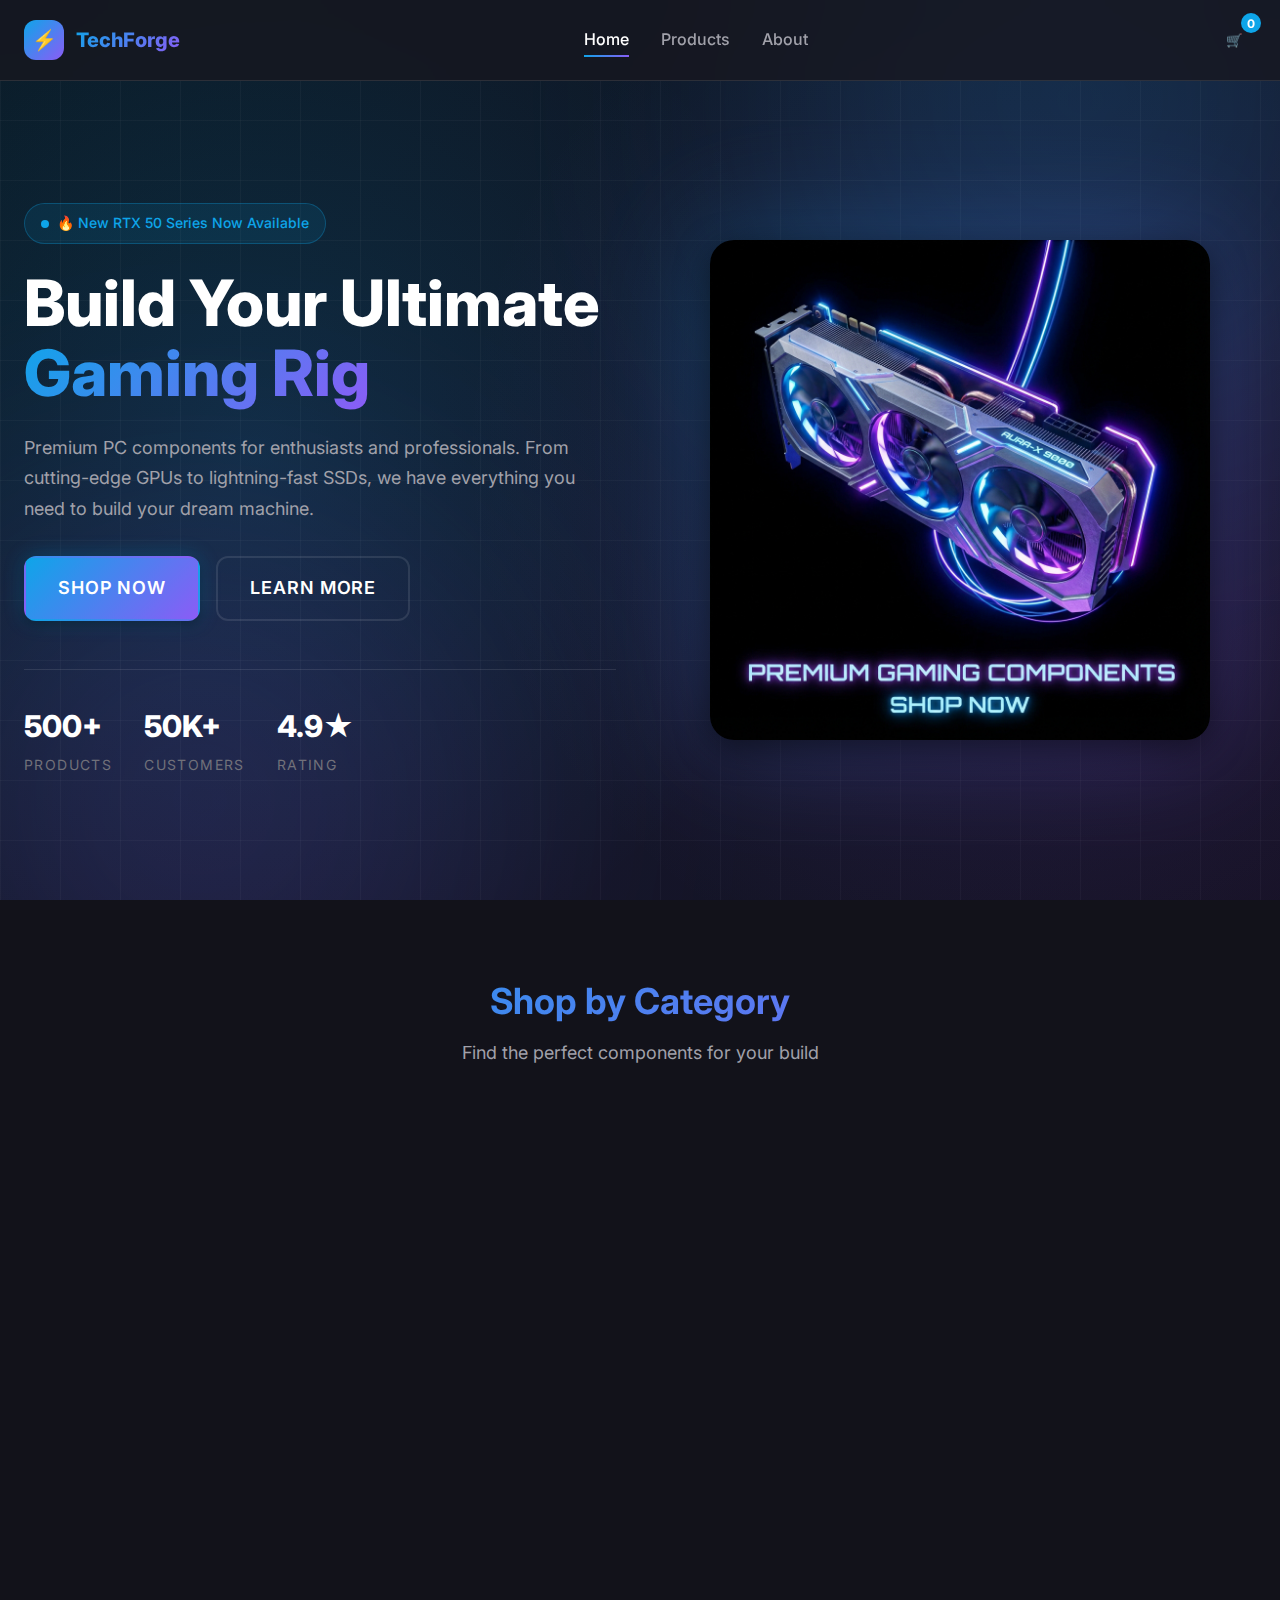
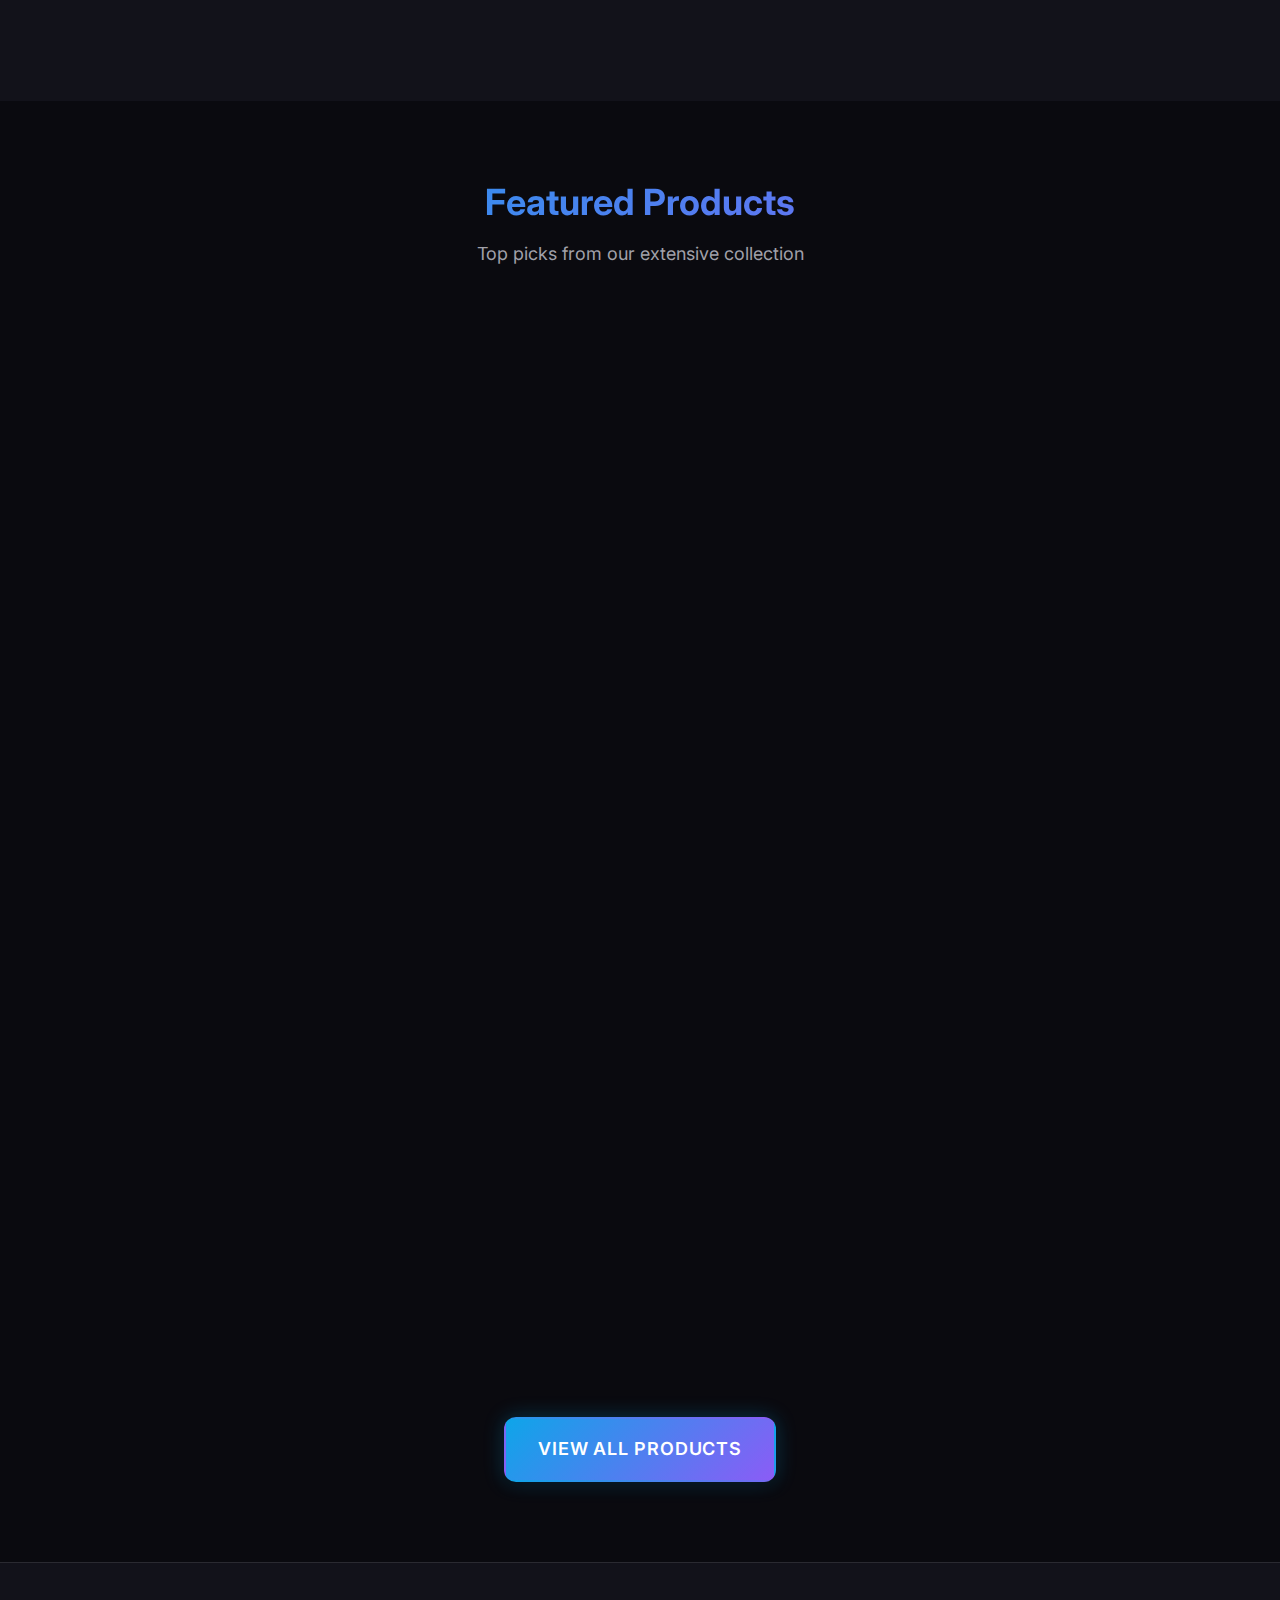
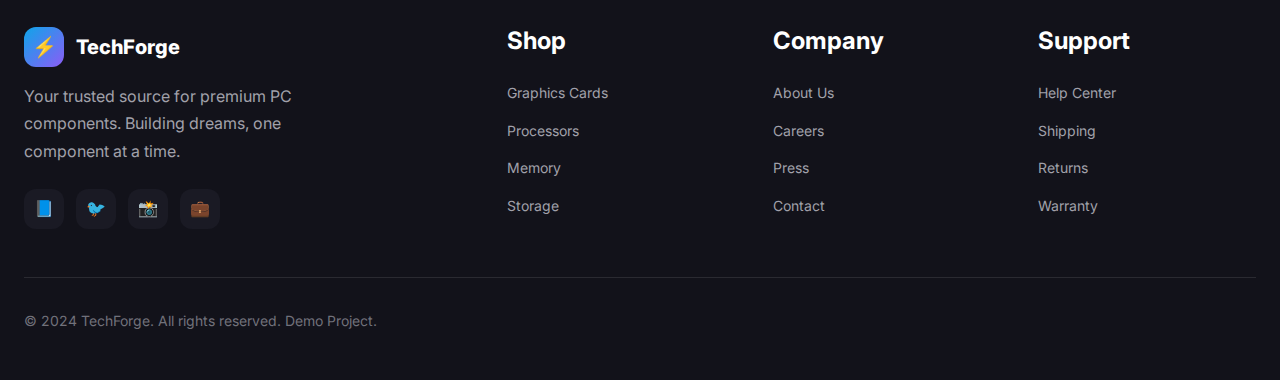
<file: index.html>
<!DOCTYPE html>
<html lang="en">
<head>
    <meta charset="UTF-8">
    <meta name="viewport" content="width=device-width, initial-scale=1.0">
    <meta name="description" content="TechForge - Premium PC Parts Store. Build your dream gaming PC with top-quality components including GPUs, CPUs, RAM, and more.">
    <title>TechForge - Premium PC Parts Store</title>
    <link rel="preconnect" href="https://fonts.googleapis.com">
    <link rel="preconnect" href="https://fonts.gstatic.com" crossorigin>
    <link href="https://fonts.googleapis.com/css2?family=Inter:wght@400;500;600;700;800&display=swap" rel="stylesheet">
    <link rel="stylesheet" href="css/style.css">
</head>
<body>
    <!-- Navigation -->
    <nav class="navbar" id="navbar">
        <div class="container navbar-container">
            <a href="index.html" class="navbar-brand">
                <div class="navbar-brand-icon">⚡</div>
                <span>TechForge</span>
            </a>
            
            <ul class="navbar-menu" id="navbar-menu">
                <li><a href="index.html" class="navbar-link active">Home</a></li>
                <li><a href="products.html" class="navbar-link">Products</a></li>
                <li><a href="about.html" class="navbar-link">About</a></li>
            </ul>
            
            <div class="navbar-actions">
                <button class="btn-icon btn-secondary navbar-cart" id="cart-btn">
                    🛒
                    <span class="navbar-cart-badge" id="cart-count">0</span>
                </button>
                <button class="navbar-toggle" id="navbar-toggle">
                    <span></span>
                    <span></span>
                    <span></span>
                </button>
            </div>
        </div>
    </nav>

    <!-- Hero Section -->
    <section class="hero">
        <div class="hero-bg"></div>
        <div class="hero-glow hero-glow-1"></div>
        <div class="hero-glow hero-glow-2"></div>
        <div class="hero-grid"></div>
        
        <div class="container">
            <div class="hero-content">
                <div class="hero-text">
                    <div class="hero-badge">🔥 New RTX 50 Series Now Available</div>
                    <h1 class="hero-title">
                        Build Your Ultimate <span class="hero-title-gradient">Gaming Rig</span>
                    </h1>
                    <p class="hero-description">
                        Premium PC components for enthusiasts and professionals. 
                        From cutting-edge GPUs to lightning-fast SSDs, we have everything 
                        you need to build your dream machine.
                    </p>
                    <div class="hero-buttons">
                        <a href="products.html" class="btn btn-primary btn-lg">Shop Now</a>
                        <a href="about.html" class="btn btn-secondary btn-lg">Learn More</a>
                    </div>
                    <div class="hero-stats">
                        <div class="hero-stat">
                            <div class="hero-stat-value">500+</div>
                            <div class="hero-stat-label">Products</div>
                        </div>
                        <div class="hero-stat">
                            <div class="hero-stat-value">50K+</div>
                            <div class="hero-stat-label">Customers</div>
                        </div>
                        <div class="hero-stat">
                            <div class="hero-stat-value">4.9★</div>
                            <div class="hero-stat-label">Rating</div>
                        </div>
                    </div>
                </div>
                <div class="hero-image">
                    <div class="hero-image-wrapper">
                        <div class="hero-image-glow"></div>
                        <img src="assets/images/hero-gpu.png" alt="High-end Graphics Card" class="hero-image-main">
                    </div>
                </div>
            </div>
        </div>
    </section>

    <!-- Categories Section -->
    <section class="categories section">
        <div class="container">
            <div class="section-header">
                <h2 class="section-title">Shop by Category</h2>
                <p class="section-subtitle">Find the perfect components for your build</p>
            </div>
            
            <div class="categories-grid">
                <a href="products.html?category=gpu" class="category-card">
                    <div class="category-icon">🎮</div>
                    <h3 class="category-title">Graphics Cards</h3>
                    <p class="category-count">48 Products</p>
                </a>
                <a href="products.html?category=cpu" class="category-card">
                    <div class="category-icon">🔲</div>
                    <h3 class="category-title">Processors</h3>
                    <p class="category-count">36 Products</p>
                </a>
                <a href="products.html?category=ram" class="category-card">
                    <div class="category-icon">💾</div>
                    <h3 class="category-title">Memory (RAM)</h3>
                    <p class="category-count">52 Products</p>
                </a>
                <a href="products.html?category=storage" class="category-card">
                    <div class="category-icon">💿</div>
                    <h3 class="category-title">Storage</h3>
                    <p class="category-count">64 Products</p>
                </a>
                <a href="products.html?category=motherboard" class="category-card">
                    <div class="category-icon">🔌</div>
                    <h3 class="category-title">Motherboards</h3>
                    <p class="category-count">42 Products</p>
                </a>
                <a href="products.html?category=psu" class="category-card">
                    <div class="category-icon">⚡</div>
                    <h3 class="category-title">Power Supplies</h3>
                    <p class="category-count">38 Products</p>
                </a>
            </div>
        </div>
    </section>

    <!-- Featured Products Section -->
    <section class="section">
        <div class="container">
            <div class="section-header">
                <h2 class="section-title">Featured Products</h2>
                <p class="section-subtitle">Top picks from our extensive collection</p>
            </div>
            
            <div class="products-grid" id="featured-products">
                <!-- Product Card 1 -->
                <div class="product-card">
                    <span class="product-card-badge new">New</span>
                    <div class="product-image">
                        <img src="assets/images/rtx-4090.png" alt="NVIDIA RTX 4090">
                        <div class="product-image-overlay">
                            <a href="product.html?id=1" class="btn btn-primary btn-sm">View Details</a>
                        </div>
                    </div>
                    <div class="product-content">
                        <span class="product-category">Graphics Card</span>
                        <h3 class="product-title">
                            <a href="product.html?id=1">NVIDIA GeForce RTX 4090 Founders Edition</a>
                        </h3>
                        <div class="product-specs">
                            <span class="product-spec">24GB GDDR6X</span>
                            <span class="product-spec">2520 MHz</span>
                            <span class="product-spec">450W</span>
                        </div>
                        <div class="product-footer">
                            <span class="product-price">$1,599</span>
                            <button class="btn btn-outline btn-sm" onclick="addToCart(1)">Add to Cart</button>
                        </div>
                    </div>
                </div>

                <!-- Product Card 2 -->
                <div class="product-card">
                    <span class="product-card-badge">Hot</span>
                    <div class="product-image">
                        <img src="assets/images/ryzen-9.png" alt="AMD Ryzen 9 7950X">
                        <div class="product-image-overlay">
                            <a href="product.html?id=2" class="btn btn-primary btn-sm">View Details</a>
                        </div>
                    </div>
                    <div class="product-content">
                        <span class="product-category">Processor</span>
                        <h3 class="product-title">
                            <a href="product.html?id=2">AMD Ryzen 9 7950X 16-Core Processor</a>
                        </h3>
                        <div class="product-specs">
                            <span class="product-spec">16 Cores</span>
                            <span class="product-spec">5.7 GHz</span>
                            <span class="product-spec">AM5</span>
                        </div>
                        <div class="product-footer">
                            <span class="product-price">$549</span>
                            <button class="btn btn-outline btn-sm" onclick="addToCart(2)">Add to Cart</button>
                        </div>
                    </div>
                </div>

                <!-- Product Card 3 -->
                <div class="product-card">
                    <span class="product-card-badge sale">-15%</span>
                    <div class="product-image">
                        <img src="assets/images/ddr5-ram.png" alt="G.Skill Trident Z5 RGB">
                        <div class="product-image-overlay">
                            <a href="product.html?id=3" class="btn btn-primary btn-sm">View Details</a>
                        </div>
                    </div>
                    <div class="product-content">
                        <span class="product-category">Memory</span>
                        <h3 class="product-title">
                            <a href="product.html?id=3">G.Skill Trident Z5 RGB DDR5-6400</a>
                        </h3>
                        <div class="product-specs">
                            <span class="product-spec">32GB (2x16GB)</span>
                            <span class="product-spec">6400 MHz</span>
                            <span class="product-spec">CL32</span>
                        </div>
                        <div class="product-footer">
                            <span class="product-price">$189<span class="product-price-old">$219</span></span>
                            <button class="btn btn-outline btn-sm" onclick="addToCart(3)">Add to Cart</button>
                        </div>
                    </div>
                </div>

                <!-- Product Card 4 -->
                <div class="product-card">
                    <div class="product-image">
                        <img src="assets/images/samsung-ssd.png" alt="Samsung 990 Pro">
                        <div class="product-image-overlay">
                            <a href="product.html?id=4" class="btn btn-primary btn-sm">View Details</a>
                        </div>
                    </div>
                    <div class="product-content">
                        <span class="product-category">Storage</span>
                        <h3 class="product-title">
                            <a href="product.html?id=4">Samsung 990 Pro 2TB NVMe SSD</a>
                        </h3>
                        <div class="product-specs">
                            <span class="product-spec">2TB</span>
                            <span class="product-spec">7450 MB/s</span>
                            <span class="product-spec">PCIe 4.0</span>
                        </div>
                        <div class="product-footer">
                            <span class="product-price">$179</span>
                            <button class="btn btn-outline btn-sm" onclick="addToCart(4)">Add to Cart</button>
                        </div>
                    </div>
                </div>

                <!-- Product Card 5 -->
                <div class="product-card">
                    <span class="product-card-badge new">New</span>
                    <div class="product-image">
                        <img src="assets/images/asus-mobo.png" alt="ASUS ROG Maximus">
                        <div class="product-image-overlay">
                            <a href="product.html?id=5" class="btn btn-primary btn-sm">View Details</a>
                        </div>
                    </div>
                    <div class="product-content">
                        <span class="product-category">Motherboard</span>
                        <h3 class="product-title">
                            <a href="product.html?id=5">ASUS ROG Maximus Z790 Hero</a>
                        </h3>
                        <div class="product-specs">
                            <span class="product-spec">Z790</span>
                            <span class="product-spec">DDR5</span>
                            <span class="product-spec">WiFi 6E</span>
                        </div>
                        <div class="product-footer">
                            <span class="product-price">$629</span>
                            <button class="btn btn-outline btn-sm" onclick="addToCart(5)">Add to Cart</button>
                        </div>
                    </div>
                </div>

                <!-- Product Card 6 -->
                <div class="product-card">
                    <div class="product-image">
                        <img src="assets/images/corsair-psu.png" alt="Corsair RM1000x">
                        <div class="product-image-overlay">
                            <a href="product.html?id=6" class="btn btn-primary btn-sm">View Details</a>
                        </div>
                    </div>
                    <div class="product-content">
                        <span class="product-category">Power Supply</span>
                        <h3 class="product-title">
                            <a href="product.html?id=6">Corsair RM1000x 80+ Gold Modular</a>
                        </h3>
                        <div class="product-specs">
                            <span class="product-spec">1000W</span>
                            <span class="product-spec">80+ Gold</span>
                            <span class="product-spec">Modular</span>
                        </div>
                        <div class="product-footer">
                            <span class="product-price">$189</span>
                            <button class="btn btn-outline btn-sm" onclick="addToCart(6)">Add to Cart</button>
                        </div>
                    </div>
                </div>
            </div>
            
            <div class="text-center" style="margin-top: 3rem;">
                <a href="products.html" class="btn btn-primary btn-lg">View All Products</a>
            </div>
        </div>
    </section>

    <!-- Footer -->
    <footer class="footer">
        <div class="container">
            <div class="footer-grid">
                <div class="footer-brand">
                    <div class="footer-logo">
                        <div class="footer-logo-icon">⚡</div>
                        <span>TechForge</span>
                    </div>
                    <p class="footer-description">
                        Your trusted source for premium PC components. 
                        Building dreams, one component at a time.
                    </p>
                    <div class="footer-social">
                        <a href="#" class="footer-social-link">📘</a>
                        <a href="#" class="footer-social-link">🐦</a>
                        <a href="#" class="footer-social-link">📸</a>
                        <a href="#" class="footer-social-link">💼</a>
                    </div>
                </div>
                
                <div class="footer-column">
                    <h4>Shop</h4>
                    <ul class="footer-links">
                        <li><a href="products.html?category=gpu" class="footer-link">Graphics Cards</a></li>
                        <li><a href="products.html?category=cpu" class="footer-link">Processors</a></li>
                        <li><a href="products.html?category=ram" class="footer-link">Memory</a></li>
                        <li><a href="products.html?category=storage" class="footer-link">Storage</a></li>
                    </ul>
                </div>
                
                <div class="footer-column">
                    <h4>Company</h4>
                    <ul class="footer-links">
                        <li><a href="about.html" class="footer-link">About Us</a></li>
                        <li><a href="#" class="footer-link">Careers</a></li>
                        <li><a href="#" class="footer-link">Press</a></li>
                        <li><a href="#" class="footer-link">Contact</a></li>
                    </ul>
                </div>
                
                <div class="footer-column">
                    <h4>Support</h4>
                    <ul class="footer-links">
                        <li><a href="#" class="footer-link">Help Center</a></li>
                        <li><a href="#" class="footer-link">Shipping</a></li>
                        <li><a href="#" class="footer-link">Returns</a></li>
                        <li><a href="#" class="footer-link">Warranty</a></li>
                    </ul>
                </div>
            </div>
            
            <div class="footer-bottom">
                <p class="footer-copyright">© 2024 TechForge. All rights reserved. Demo Project.</p>
            </div>
        </div>
    </footer>

    <!-- Cart Sidebar -->
    <div class="cart-overlay" id="cart-overlay"></div>
    <div class="cart-sidebar" id="cart-sidebar">
        <div class="cart-header">
            <h3 class="cart-title">Shopping Cart</h3>
            <button class="cart-close" id="cart-close">✕</button>
        </div>
        <div class="cart-items" id="cart-items">
            <p style="text-align: center; color: var(--text-muted); padding: 2rem;">Your cart is empty</p>
        </div>
        <div class="cart-footer">
            <div class="cart-total">
                <span class="cart-total-label">Total:</span>
                <span class="cart-total-value" id="cart-total">$0.00</span>
            </div>
            <button class="btn btn-primary" style="width: 100%;">Checkout (Demo)</button>
        </div>
    </div>

    <!-- Toast Container -->
    <div class="toast-container" id="toast-container"></div>

    <script src="js/main.js"></script>
</body>
</html>
</file>
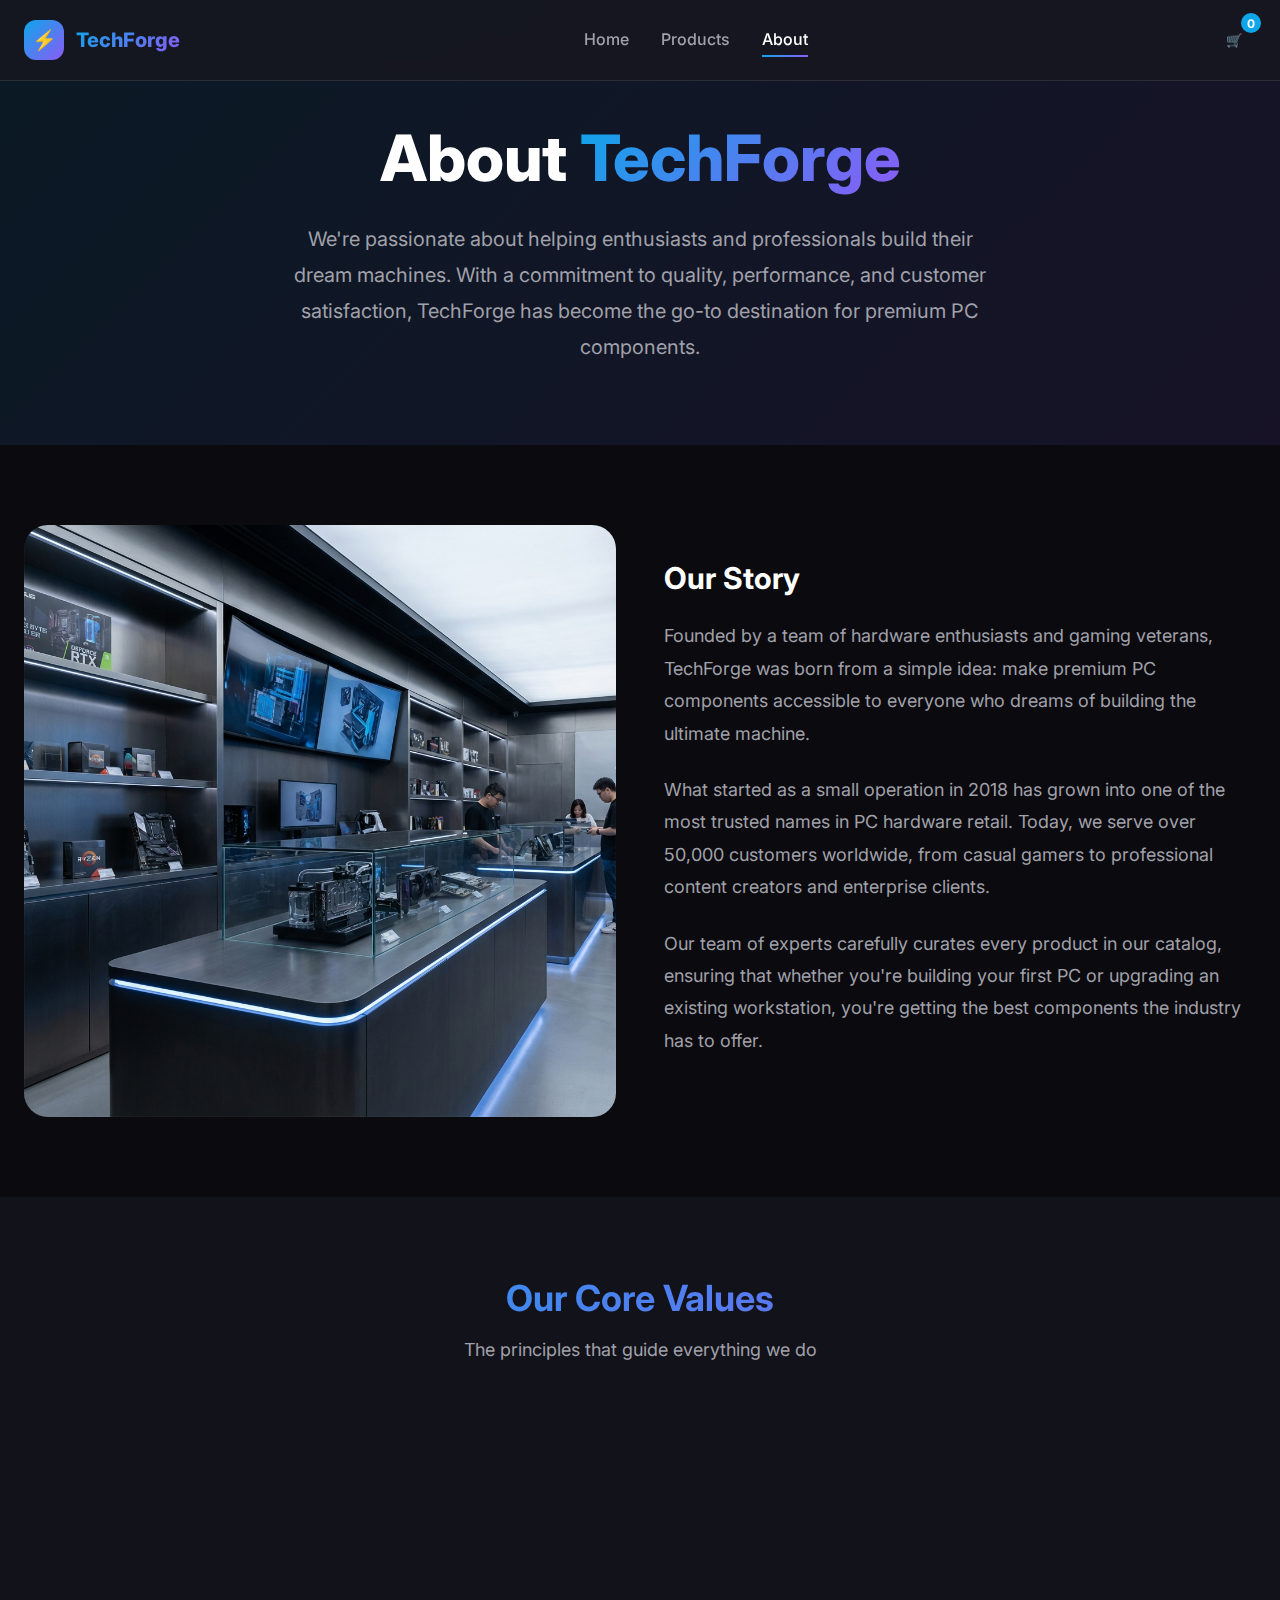
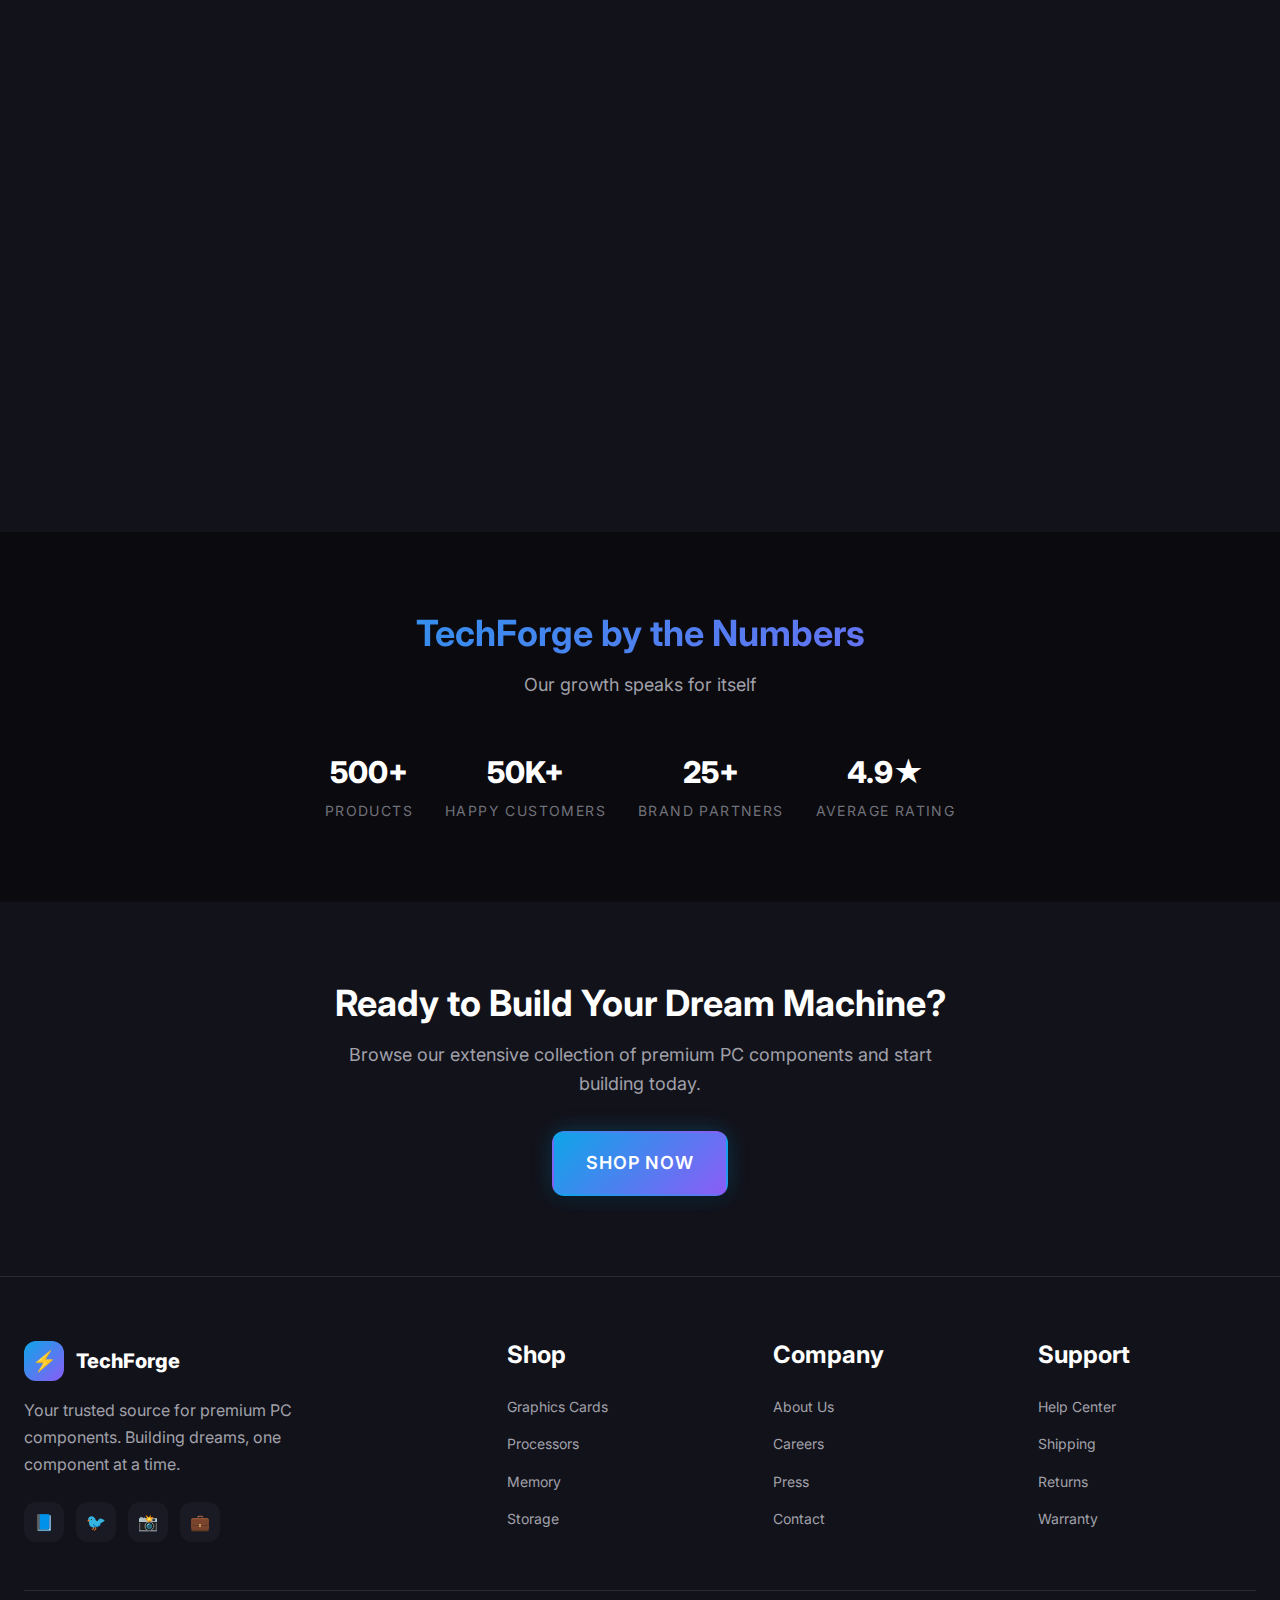
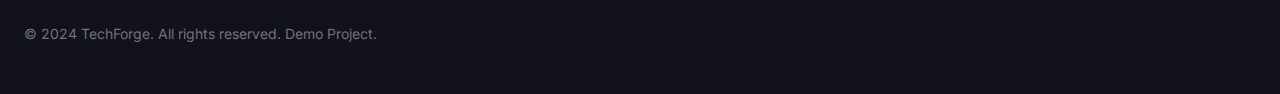
<file: about.html>
<!DOCTYPE html>
<html lang="en">

<head>
    <meta charset="UTF-8">
    <meta name="viewport" content="width=device-width, initial-scale=1.0">
    <meta name="description"
        content="About TechForge - Your trusted source for premium PC components. Learn about our mission, values, and commitment to quality.">
    <title>About Us - TechForge</title>
    <link rel="preconnect" href="https://fonts.googleapis.com">
    <link rel="preconnect" href="https://fonts.gstatic.com" crossorigin>
    <link href="https://fonts.googleapis.com/css2?family=Inter:wght@400;500;600;700;800&display=swap" rel="stylesheet">
    <link rel="stylesheet" href="css/style.css">
</head>

<body>
    <!-- Navigation -->
    <nav class="navbar" id="navbar">
        <div class="container navbar-container">
            <a href="index.html" class="navbar-brand">
                <div class="navbar-brand-icon">⚡</div>
                <span>TechForge</span>
            </a>

            <ul class="navbar-menu" id="navbar-menu">
                <li><a href="index.html" class="navbar-link">Home</a></li>
                <li><a href="products.html" class="navbar-link">Products</a></li>
                <li><a href="about.html" class="navbar-link active">About</a></li>
            </ul>

            <div class="navbar-actions">
                <button class="btn-icon btn-secondary navbar-cart" id="cart-btn">
                    🛒
                    <span class="navbar-cart-badge" id="cart-count">0</span>
                </button>
                <button class="navbar-toggle" id="navbar-toggle">
                    <span></span>
                    <span></span>
                    <span></span>
                </button>
            </div>
        </div>
    </nav>

    <!-- About Hero -->
    <section class="about-hero">
        <div class="container">
            <h1 class="about-hero-title">About <span class="hero-title-gradient">TechForge</span></h1>
            <p class="about-hero-description">
                We're passionate about helping enthusiasts and professionals build their dream machines.
                With a commitment to quality, performance, and customer satisfaction,
                TechForge has become the go-to destination for premium PC components.
            </p>
        </div>
    </section>

    <!-- About Content -->
    <section class="about-content">
        <div class="container">
            <div class="about-grid">
                <div class="about-image">
                    <img src="assets/images/about-store.png" alt="TechForge Store">
                </div>
                <div class="about-text">
                    <h2>Our Story</h2>
                    <p>
                        Founded by a team of hardware enthusiasts and gaming veterans,
                        TechForge was born from a simple idea: make premium PC components
                        accessible to everyone who dreams of building the ultimate machine.
                    </p>
                    <p>
                        What started as a small operation in 2018 has grown into one of the
                        most trusted names in PC hardware retail. Today, we serve over 50,000
                        customers worldwide, from casual gamers to professional content creators
                        and enterprise clients.
                    </p>
                    <p>
                        Our team of experts carefully curates every product in our catalog,
                        ensuring that whether you're building your first PC or upgrading an
                        existing workstation, you're getting the best components the industry has to offer.
                    </p>
                </div>
            </div>
        </div>
    </section>

    <!-- Our Values -->
    <section class="about-values">
        <div class="container">
            <div class="section-header">
                <h2 class="section-title">Our Core Values</h2>
                <p class="section-subtitle">The principles that guide everything we do</p>
            </div>

            <div class="values-grid">
                <div class="value-card">
                    <div class="value-icon">🎯</div>
                    <h3 class="value-title">Quality First</h3>
                    <p class="value-description">
                        We partner only with trusted manufacturers and thoroughly test
                        every product before it reaches our shelves. No compromises.
                    </p>
                </div>

                <div class="value-card">
                    <div class="value-icon">⚡</div>
                    <h3 class="value-title">Performance Driven</h3>
                    <p class="value-description">
                        Whether it's a budget build or a high-end workstation,
                        we help you get the maximum performance for your investment.
                    </p>
                </div>

                <div class="value-card">
                    <div class="value-icon">🤝</div>
                    <h3 class="value-title">Customer Obsessed</h3>
                    <p class="value-description">
                        Your satisfaction is our priority. From expert advice to
                        hassle-free returns, we're here to support your build journey.
                    </p>
                </div>

                <div class="value-card">
                    <div class="value-icon">💡</div>
                    <h3 class="value-title">Innovation</h3>
                    <p class="value-description">
                        We stay ahead of the curve, bringing you the latest
                        technologies and components as soon as they hit the market.
                    </p>
                </div>

                <div class="value-card">
                    <div class="value-icon">🌍</div>
                    <h3 class="value-title">Global Reach</h3>
                    <p class="value-description">
                        With worldwide shipping and localized support, we bring
                        premium PC components to builders across the globe.
                    </p>
                </div>

                <div class="value-card">
                    <div class="value-icon">🛡️</div>
                    <h3 class="value-title">Trust & Security</h3>
                    <p class="value-description">
                        Your security matters. We use industry-leading encryption
                        and only stock 100% authentic, warranty-backed products.
                    </p>
                </div>
            </div>
        </div>
    </section>

    <!-- Stats Section -->
    <section class="section">
        <div class="container">
            <div class="section-header">
                <h2 class="section-title">TechForge by the Numbers</h2>
                <p class="section-subtitle">Our growth speaks for itself</p>
            </div>

            <div class="hero-stats" style="justify-content: center; border: none; padding: 0;">
                <div class="hero-stat" style="text-align: center;">
                    <div class="hero-stat-value">500+</div>
                    <div class="hero-stat-label">Products</div>
                </div>
                <div class="hero-stat" style="text-align: center;">
                    <div class="hero-stat-value">50K+</div>
                    <div class="hero-stat-label">Happy Customers</div>
                </div>
                <div class="hero-stat" style="text-align: center;">
                    <div class="hero-stat-value">25+</div>
                    <div class="hero-stat-label">Brand Partners</div>
                </div>
                <div class="hero-stat" style="text-align: center;">
                    <div class="hero-stat-value">4.9★</div>
                    <div class="hero-stat-label">Average Rating</div>
                </div>
            </div>
        </div>
    </section>

    <!-- CTA Section -->
    <section class="section" style="background: var(--bg-secondary); text-align: center;">
        <div class="container">
            <h2 style="font-size: 2.25rem; margin-bottom: 1rem;">Ready to Build Your Dream Machine?</h2>
            <p style="font-size: 1.125rem; color: var(--text-secondary); max-width: 600px; margin: 0 auto 2rem;">
                Browse our extensive collection of premium PC components and start building today.
            </p>
            <a href="products.html" class="btn btn-primary btn-lg">Shop Now</a>
        </div>
    </section>

    <!-- Footer -->
    <footer class="footer">
        <div class="container">
            <div class="footer-grid">
                <div class="footer-brand">
                    <div class="footer-logo">
                        <div class="footer-logo-icon">⚡</div>
                        <span>TechForge</span>
                    </div>
                    <p class="footer-description">
                        Your trusted source for premium PC components.
                        Building dreams, one component at a time.
                    </p>
                    <div class="footer-social">
                        <a href="#" class="footer-social-link">📘</a>
                        <a href="#" class="footer-social-link">🐦</a>
                        <a href="#" class="footer-social-link">📸</a>
                        <a href="#" class="footer-social-link">💼</a>
                    </div>
                </div>

                <div class="footer-column">
                    <h4>Shop</h4>
                    <ul class="footer-links">
                        <li><a href="products.html?category=gpu" class="footer-link">Graphics Cards</a></li>
                        <li><a href="products.html?category=cpu" class="footer-link">Processors</a></li>
                        <li><a href="products.html?category=ram" class="footer-link">Memory</a></li>
                        <li><a href="products.html?category=storage" class="footer-link">Storage</a></li>
                    </ul>
                </div>

                <div class="footer-column">
                    <h4>Company</h4>
                    <ul class="footer-links">
                        <li><a href="about.html" class="footer-link">About Us</a></li>
                        <li><a href="#" class="footer-link">Careers</a></li>
                        <li><a href="#" class="footer-link">Press</a></li>
                        <li><a href="#" class="footer-link">Contact</a></li>
                    </ul>
                </div>

                <div class="footer-column">
                    <h4>Support</h4>
                    <ul class="footer-links">
                        <li><a href="#" class="footer-link">Help Center</a></li>
                        <li><a href="#" class="footer-link">Shipping</a></li>
                        <li><a href="#" class="footer-link">Returns</a></li>
                        <li><a href="#" class="footer-link">Warranty</a></li>
                    </ul>
                </div>
            </div>

            <div class="footer-bottom">
                <p class="footer-copyright">© 2024 TechForge. All rights reserved. Demo Project.</p>
            </div>
        </div>
    </footer>

    <!-- Cart Sidebar -->
    <div class="cart-overlay" id="cart-overlay"></div>
    <div class="cart-sidebar" id="cart-sidebar">
        <div class="cart-header">
            <h3 class="cart-title">Shopping Cart</h3>
            <button class="cart-close" id="cart-close">✕</button>
        </div>
        <div class="cart-items" id="cart-items">
            <p style="text-align: center; color: var(--text-muted); padding: 2rem;">Your cart is empty</p>
        </div>
        <div class="cart-footer">
            <div class="cart-total">
                <span class="cart-total-label">Total:</span>
                <span class="cart-total-value" id="cart-total">$0.00</span>
            </div>
            <button class="btn btn-primary" style="width: 100%;">Checkout (Demo)</button>
        </div>
    </div>

    <!-- Toast Container -->
    <div class="toast-container" id="toast-container"></div>

    <script src="js/main.js"></script>
</body>

</html>
</file>
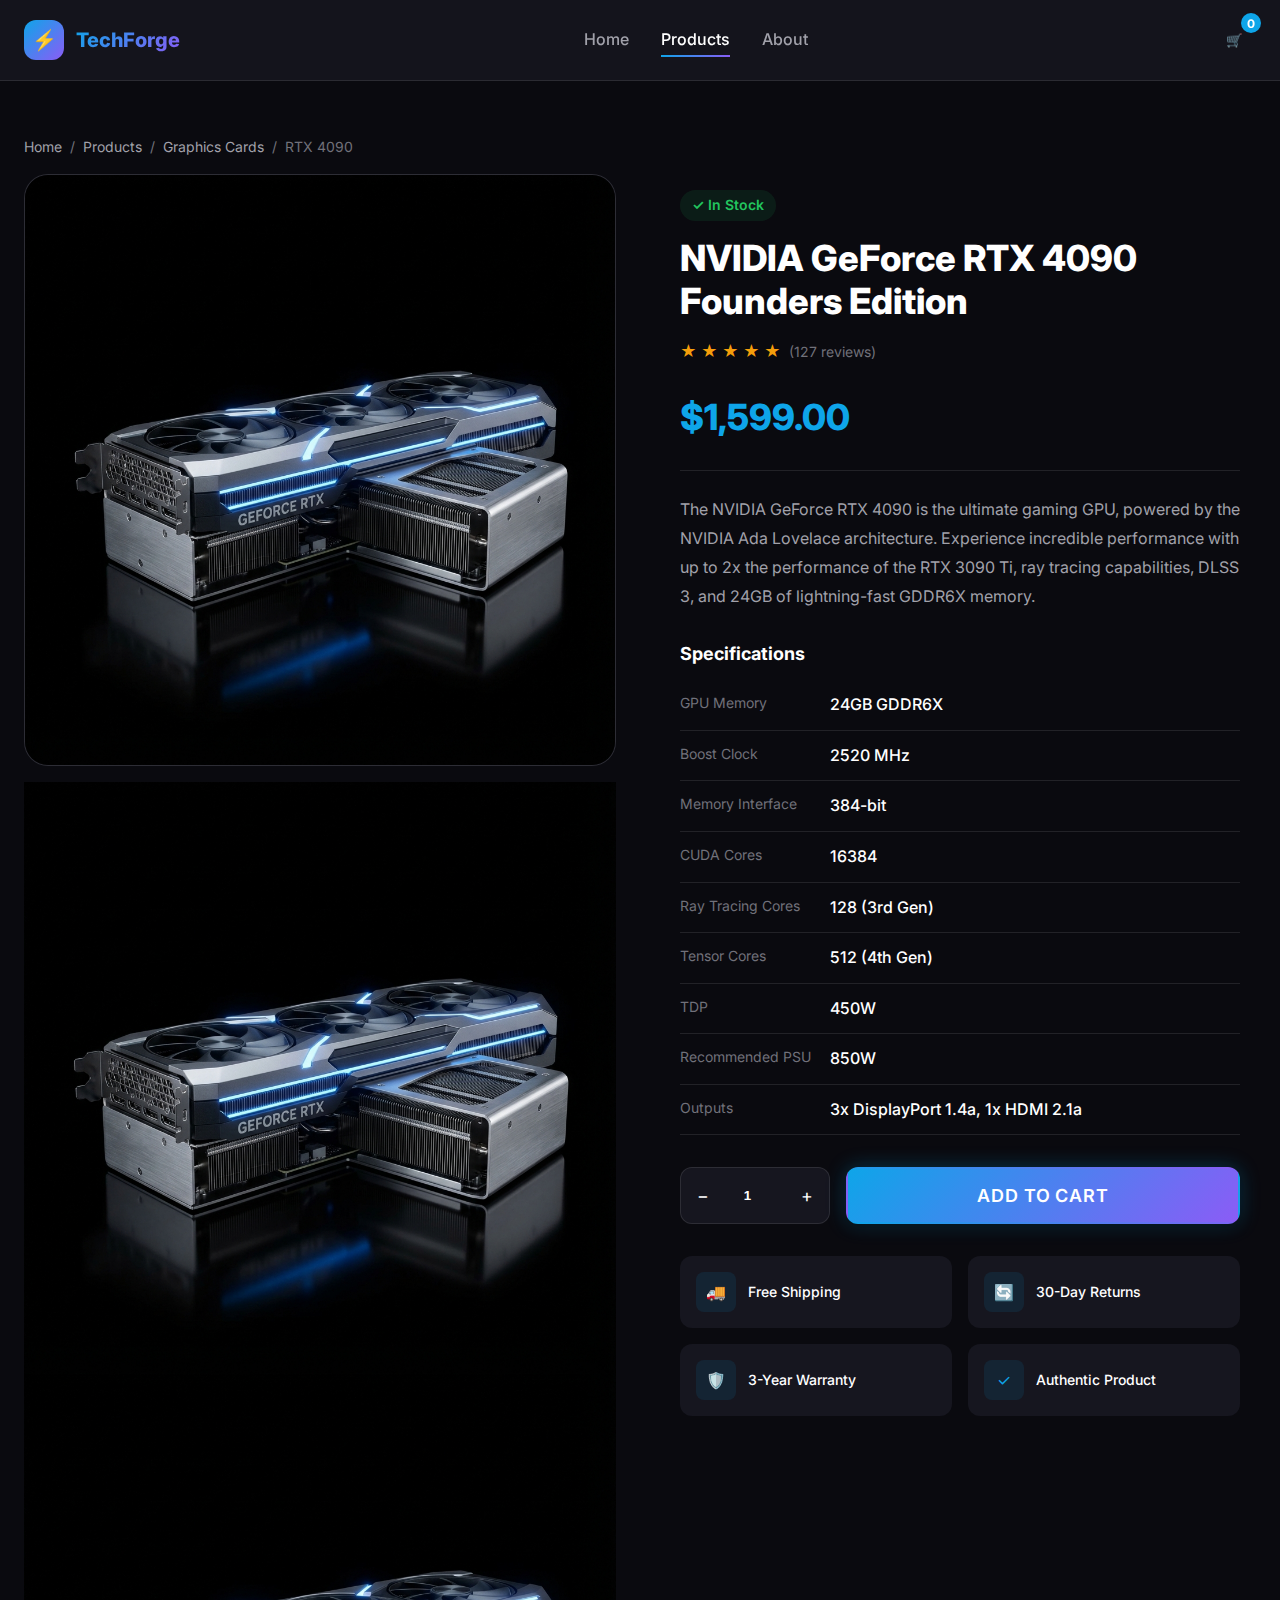
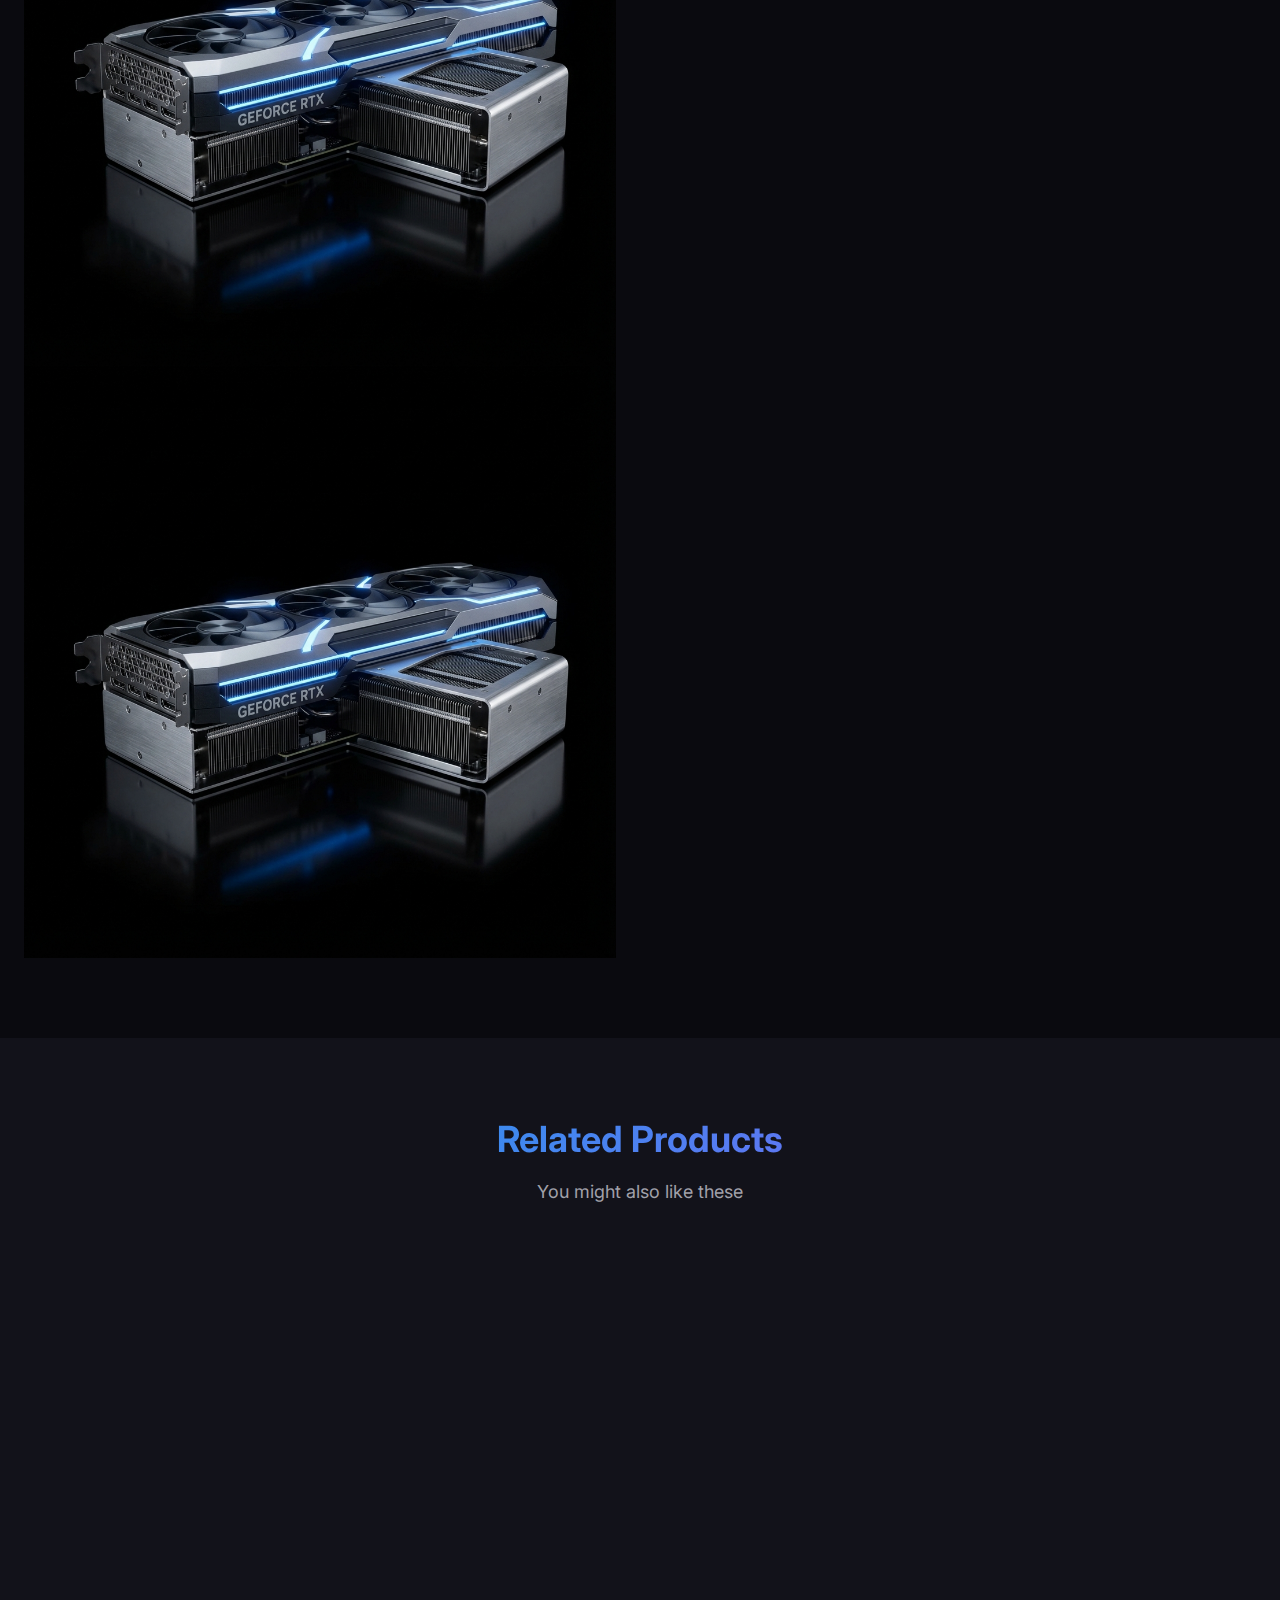
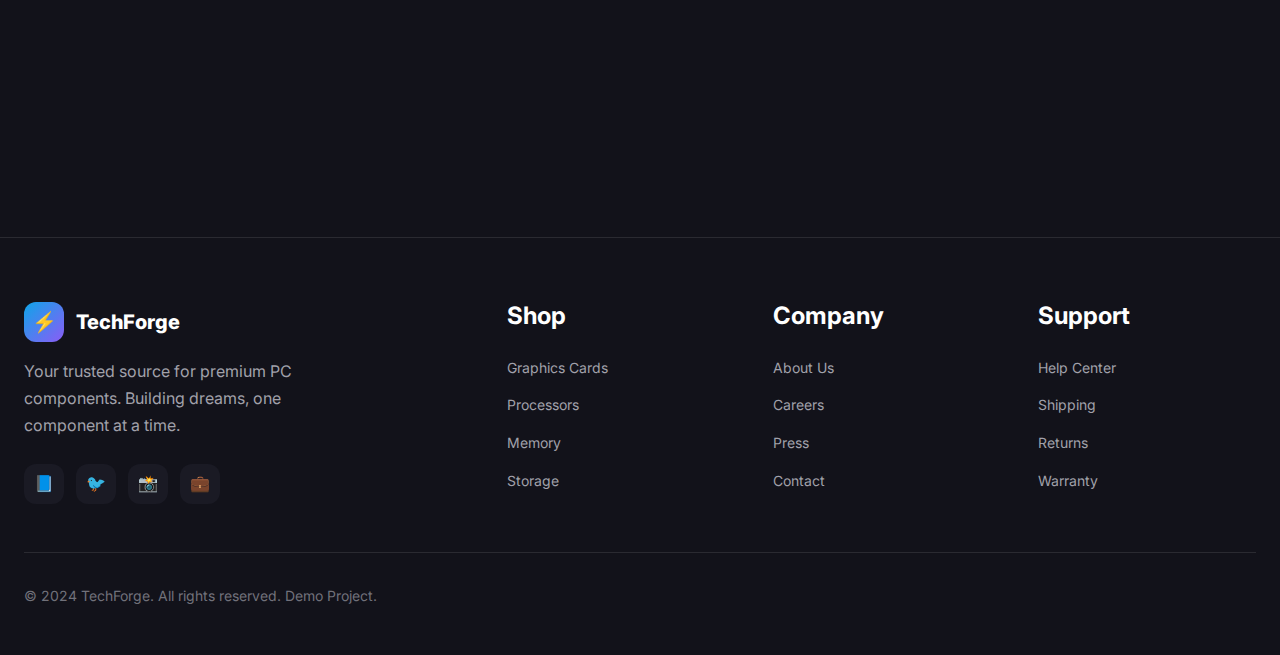
<file: product.html>
<!DOCTYPE html>
<html lang="en">

<head>
    <meta charset="UTF-8">
    <meta name="viewport" content="width=device-width, initial-scale=1.0">
    <meta name="description"
        content="NVIDIA GeForce RTX 4090 - The ultimate graphics card for gaming and creative professionals.">
    <title>NVIDIA RTX 4090 - TechForge</title>
    <link rel="preconnect" href="https://fonts.googleapis.com">
    <link rel="preconnect" href="https://fonts.gstatic.com" crossorigin>
    <link href="https://fonts.googleapis.com/css2?family=Inter:wght@400;500;600;700;800&display=swap" rel="stylesheet">
    <link rel="stylesheet" href="css/style.css">
</head>

<body>
    <!-- Navigation -->
    <nav class="navbar" id="navbar">
        <div class="container navbar-container">
            <a href="index.html" class="navbar-brand">
                <div class="navbar-brand-icon">⚡</div>
                <span>TechForge</span>
            </a>

            <ul class="navbar-menu" id="navbar-menu">
                <li><a href="index.html" class="navbar-link">Home</a></li>
                <li><a href="products.html" class="navbar-link active">Products</a></li>
                <li><a href="about.html" class="navbar-link">About</a></li>
            </ul>

            <div class="navbar-actions">
                <button class="btn-icon btn-secondary navbar-cart" id="cart-btn">
                    🛒
                    <span class="navbar-cart-badge" id="cart-count">0</span>
                </button>
                <button class="navbar-toggle" id="navbar-toggle">
                    <span></span>
                    <span></span>
                    <span></span>
                </button>
            </div>
        </div>
    </nav>

    <!-- Product Details -->
    <section class="product-details">
        <div class="container">
            <!-- Breadcrumb -->
            <nav class="breadcrumb">
                <span class="breadcrumb-item"><a href="index.html">Home</a></span>
                <span class="breadcrumb-separator">/</span>
                <span class="breadcrumb-item"><a href="products.html">Products</a></span>
                <span class="breadcrumb-separator">/</span>
                <span class="breadcrumb-item"><a href="products.html?category=gpu">Graphics Cards</a></span>
                <span class="breadcrumb-separator">/</span>
                <span class="breadcrumb-item breadcrumb-current">RTX 4090</span>
            </nav>

            <div class="product-details-grid">
                <!-- Product Gallery -->
                <div class="product-gallery">
                    <div class="product-gallery-main">
                        <img src="assets/images/rtx-4090.png" alt="NVIDIA GeForce RTX 4090" id="main-image">
                    </div>
                    <div class="product-gallery-thumbs">
                        <div class="product-gallery-thumb active"
                            onclick="changeImage(this, 'assets/images/rtx-4090.png')">
                            <img src="assets/images/rtx-4090.png" alt="RTX 4090 Front">
                        </div>
                        <div class="product-gallery-thumb"
                            onclick="changeImage(this, 'assets/images/rtx-4090-side.png')">
                            <img src="assets/images/rtx-4090-side.png" alt="RTX 4090 Side">
                        </div>
                        <div class="product-gallery-thumb"
                            onclick="changeImage(this, 'assets/images/rtx-4090-back.png')">
                            <img src="assets/images/rtx-4090-back.png" alt="RTX 4090 Back">
                        </div>
                    </div>
                </div>

                <!-- Product Info -->
                <div class="product-info">
                    <span class="product-info-badge">✓ In Stock</span>

                    <h1 class="product-info-title">NVIDIA GeForce RTX 4090 Founders Edition</h1>

                    <div class="product-info-rating">
                        <div class="product-info-stars">
                            <span>★</span><span>★</span><span>★</span><span>★</span><span>★</span>
                        </div>
                        <span class="product-info-reviews">(127 reviews)</span>
                    </div>

                    <div class="product-info-price">
                        <span class="product-info-price-current">$1,599.00</span>
                    </div>

                    <p class="product-info-description">
                        The NVIDIA GeForce RTX 4090 is the ultimate gaming GPU, powered by the NVIDIA Ada Lovelace
                        architecture.
                        Experience incredible performance with up to 2x the performance of the RTX 3090 Ti,
                        ray tracing capabilities, DLSS 3, and 24GB of lightning-fast GDDR6X memory.
                    </p>

                    <!-- Specifications -->
                    <div class="product-specs-list">
                        <h3 class="product-specs-title">Specifications</h3>
                        <div class="product-specs-item">
                            <span class="product-specs-label">GPU Memory</span>
                            <span class="product-specs-value">24GB GDDR6X</span>
                        </div>
                        <div class="product-specs-item">
                            <span class="product-specs-label">Boost Clock</span>
                            <span class="product-specs-value">2520 MHz</span>
                        </div>
                        <div class="product-specs-item">
                            <span class="product-specs-label">Memory Interface</span>
                            <span class="product-specs-value">384-bit</span>
                        </div>
                        <div class="product-specs-item">
                            <span class="product-specs-label">CUDA Cores</span>
                            <span class="product-specs-value">16384</span>
                        </div>
                        <div class="product-specs-item">
                            <span class="product-specs-label">Ray Tracing Cores</span>
                            <span class="product-specs-value">128 (3rd Gen)</span>
                        </div>
                        <div class="product-specs-item">
                            <span class="product-specs-label">Tensor Cores</span>
                            <span class="product-specs-value">512 (4th Gen)</span>
                        </div>
                        <div class="product-specs-item">
                            <span class="product-specs-label">TDP</span>
                            <span class="product-specs-value">450W</span>
                        </div>
                        <div class="product-specs-item">
                            <span class="product-specs-label">Recommended PSU</span>
                            <span class="product-specs-value">850W</span>
                        </div>
                        <div class="product-specs-item">
                            <span class="product-specs-label">Outputs</span>
                            <span class="product-specs-value">3x DisplayPort 1.4a, 1x HDMI 2.1a</span>
                        </div>
                    </div>

                    <!-- Actions -->
                    <div class="product-actions">
                        <div class="product-quantity">
                            <button onclick="decreaseQty()">−</button>
                            <input type="number" value="1" min="1" max="10" id="quantity">
                            <button onclick="increaseQty()">+</button>
                        </div>
                        <button class="btn btn-primary btn-lg" onclick="addToCart(1)" style="flex: 1;">
                            Add to Cart
                        </button>
                    </div>

                    <!-- Features -->
                    <div class="product-features">
                        <div class="product-feature">
                            <div class="product-feature-icon">🚚</div>
                            <span class="product-feature-text">Free Shipping</span>
                        </div>
                        <div class="product-feature">
                            <div class="product-feature-icon">🔄</div>
                            <span class="product-feature-text">30-Day Returns</span>
                        </div>
                        <div class="product-feature">
                            <div class="product-feature-icon">🛡️</div>
                            <span class="product-feature-text">3-Year Warranty</span>
                        </div>
                        <div class="product-feature">
                            <div class="product-feature-icon">✓</div>
                            <span class="product-feature-text">Authentic Product</span>
                        </div>
                    </div>
                </div>
            </div>
        </div>
    </section>

    <!-- Related Products -->
    <section class="section" style="background: var(--bg-secondary);">
        <div class="container">
            <div class="section-header">
                <h2 class="section-title">Related Products</h2>
                <p class="section-subtitle">You might also like these</p>
            </div>

            <div class="products-grid">
                <div class="product-card">
                    <div class="product-image">
                        <img src="assets/images/rtx-4080.png" alt="NVIDIA RTX 4080">
                        <div class="product-image-overlay">
                            <a href="product.html?id=7" class="btn btn-primary btn-sm">View Details</a>
                        </div>
                    </div>
                    <div class="product-content">
                        <span class="product-category">Graphics Card</span>
                        <h3 class="product-title">
                            <a href="product.html?id=7">NVIDIA GeForce RTX 4080 Super</a>
                        </h3>
                        <div class="product-specs">
                            <span class="product-spec">16GB GDDR6X</span>
                            <span class="product-spec">2550 MHz</span>
                        </div>
                        <div class="product-footer">
                            <span class="product-price">$999</span>
                            <button class="btn btn-outline btn-sm" onclick="addToCart(7)">Add to Cart</button>
                        </div>
                    </div>
                </div>

                <div class="product-card">
                    <span class="product-card-badge sale">-10%</span>
                    <div class="product-image">
                        <img src="assets/images/rx-7900.png" alt="AMD RX 7900 XTX">
                        <div class="product-image-overlay">
                            <a href="product.html?id=8" class="btn btn-primary btn-sm">View Details</a>
                        </div>
                    </div>
                    <div class="product-content">
                        <span class="product-category">Graphics Card</span>
                        <h3 class="product-title">
                            <a href="product.html?id=8">AMD Radeon RX 7900 XTX</a>
                        </h3>
                        <div class="product-specs">
                            <span class="product-spec">24GB GDDR6</span>
                            <span class="product-spec">2500 MHz</span>
                        </div>
                        <div class="product-footer">
                            <span class="product-price">$899<span class="product-price-old">$999</span></span>
                            <button class="btn btn-outline btn-sm" onclick="addToCart(8)">Add to Cart</button>
                        </div>
                    </div>
                </div>

                <div class="product-card">
                    <div class="product-image">
                        <img src="assets/images/corsair-psu.png" alt="Corsair RM1000x">
                        <div class="product-image-overlay">
                            <a href="product.html?id=6" class="btn btn-primary btn-sm">View Details</a>
                        </div>
                    </div>
                    <div class="product-content">
                        <span class="product-category">Power Supply</span>
                        <h3 class="product-title">
                            <a href="product.html?id=6">Corsair RM1000x 80+ Gold</a>
                        </h3>
                        <div class="product-specs">
                            <span class="product-spec">1000W</span>
                            <span class="product-spec">Modular</span>
                        </div>
                        <div class="product-footer">
                            <span class="product-price">$189</span>
                            <button class="btn btn-outline btn-sm" onclick="addToCart(6)">Add to Cart</button>
                        </div>
                    </div>
                </div>
            </div>
        </div>
    </section>

    <!-- Footer -->
    <footer class="footer">
        <div class="container">
            <div class="footer-grid">
                <div class="footer-brand">
                    <div class="footer-logo">
                        <div class="footer-logo-icon">⚡</div>
                        <span>TechForge</span>
                    </div>
                    <p class="footer-description">
                        Your trusted source for premium PC components.
                        Building dreams, one component at a time.
                    </p>
                    <div class="footer-social">
                        <a href="#" class="footer-social-link">📘</a>
                        <a href="#" class="footer-social-link">🐦</a>
                        <a href="#" class="footer-social-link">📸</a>
                        <a href="#" class="footer-social-link">💼</a>
                    </div>
                </div>

                <div class="footer-column">
                    <h4>Shop</h4>
                    <ul class="footer-links">
                        <li><a href="products.html?category=gpu" class="footer-link">Graphics Cards</a></li>
                        <li><a href="products.html?category=cpu" class="footer-link">Processors</a></li>
                        <li><a href="products.html?category=ram" class="footer-link">Memory</a></li>
                        <li><a href="products.html?category=storage" class="footer-link">Storage</a></li>
                    </ul>
                </div>

                <div class="footer-column">
                    <h4>Company</h4>
                    <ul class="footer-links">
                        <li><a href="about.html" class="footer-link">About Us</a></li>
                        <li><a href="#" class="footer-link">Careers</a></li>
                        <li><a href="#" class="footer-link">Press</a></li>
                        <li><a href="#" class="footer-link">Contact</a></li>
                    </ul>
                </div>

                <div class="footer-column">
                    <h4>Support</h4>
                    <ul class="footer-links">
                        <li><a href="#" class="footer-link">Help Center</a></li>
                        <li><a href="#" class="footer-link">Shipping</a></li>
                        <li><a href="#" class="footer-link">Returns</a></li>
                        <li><a href="#" class="footer-link">Warranty</a></li>
                    </ul>
                </div>
            </div>

            <div class="footer-bottom">
                <p class="footer-copyright">© 2024 TechForge. All rights reserved. Demo Project.</p>
            </div>
        </div>
    </footer>

    <!-- Cart Sidebar -->
    <div class="cart-overlay" id="cart-overlay"></div>
    <div class="cart-sidebar" id="cart-sidebar">
        <div class="cart-header">
            <h3 class="cart-title">Shopping Cart</h3>
            <button class="cart-close" id="cart-close">✕</button>
        </div>
        <div class="cart-items" id="cart-items">
            <p style="text-align: center; color: var(--text-muted); padding: 2rem;">Your cart is empty</p>
        </div>
        <div class="cart-footer">
            <div class="cart-total">
                <span class="cart-total-label">Total:</span>
                <span class="cart-total-value" id="cart-total">$0.00</span>
            </div>
            <button class="btn btn-primary" style="width: 100%;">Checkout (Demo)</button>
        </div>
    </div>

    <!-- Toast Container -->
    <div class="toast-container" id="toast-container"></div>

    <script src="js/main.js"></script>
    <script>
        // Product Detail Page Specific Functions
        function changeImage(thumb, src) {
            document.getElementById('main-image').src = src;
            document.querySelectorAll('.product-gallery-thumb').forEach(t => t.classList.remove('active'));
            thumb.classList.add('active');
        }

        function increaseQty() {
            const input = document.getElementById('quantity');
            if (input.value < 10) input.value = parseInt(input.value) + 1;
        }

        function decreaseQty() {
            const input = document.getElementById('quantity');
            if (input.value > 1) input.value = parseInt(input.value) - 1;
        }
    </script>
</body>

</html>
</file>
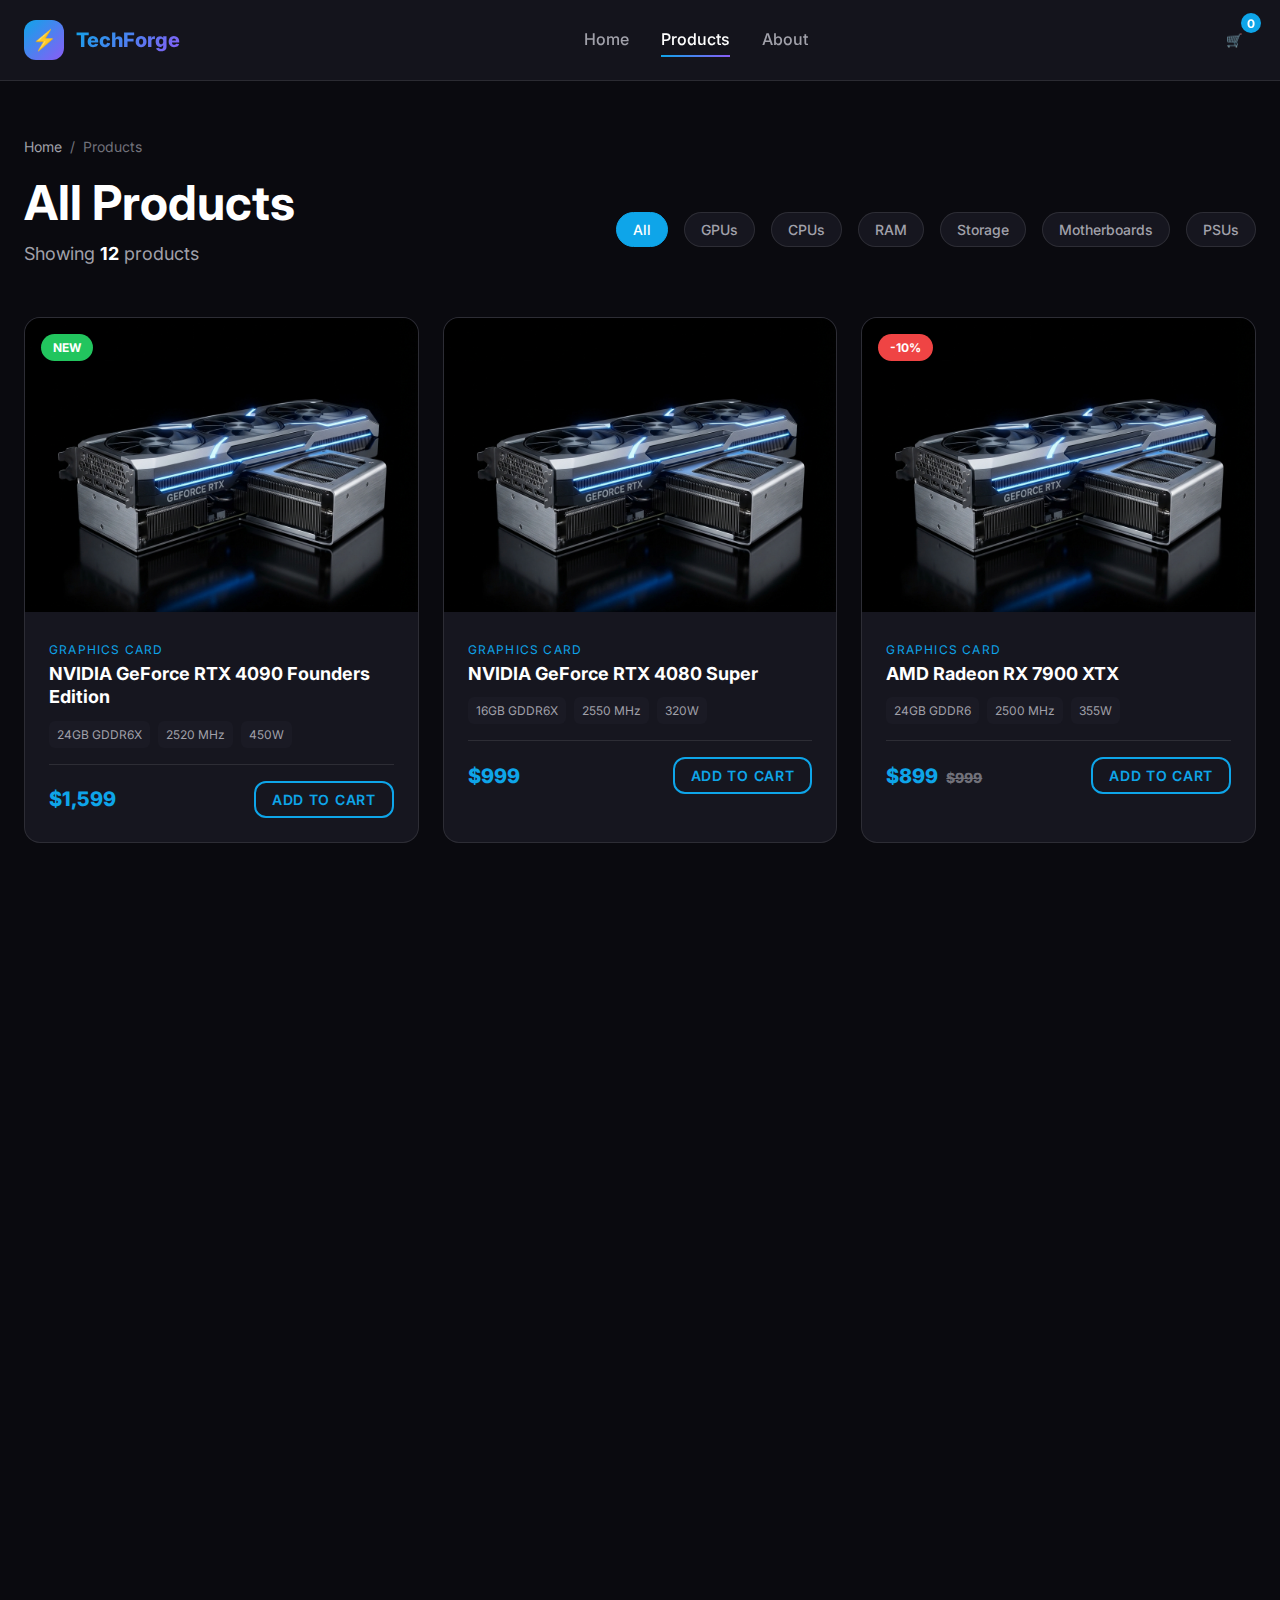
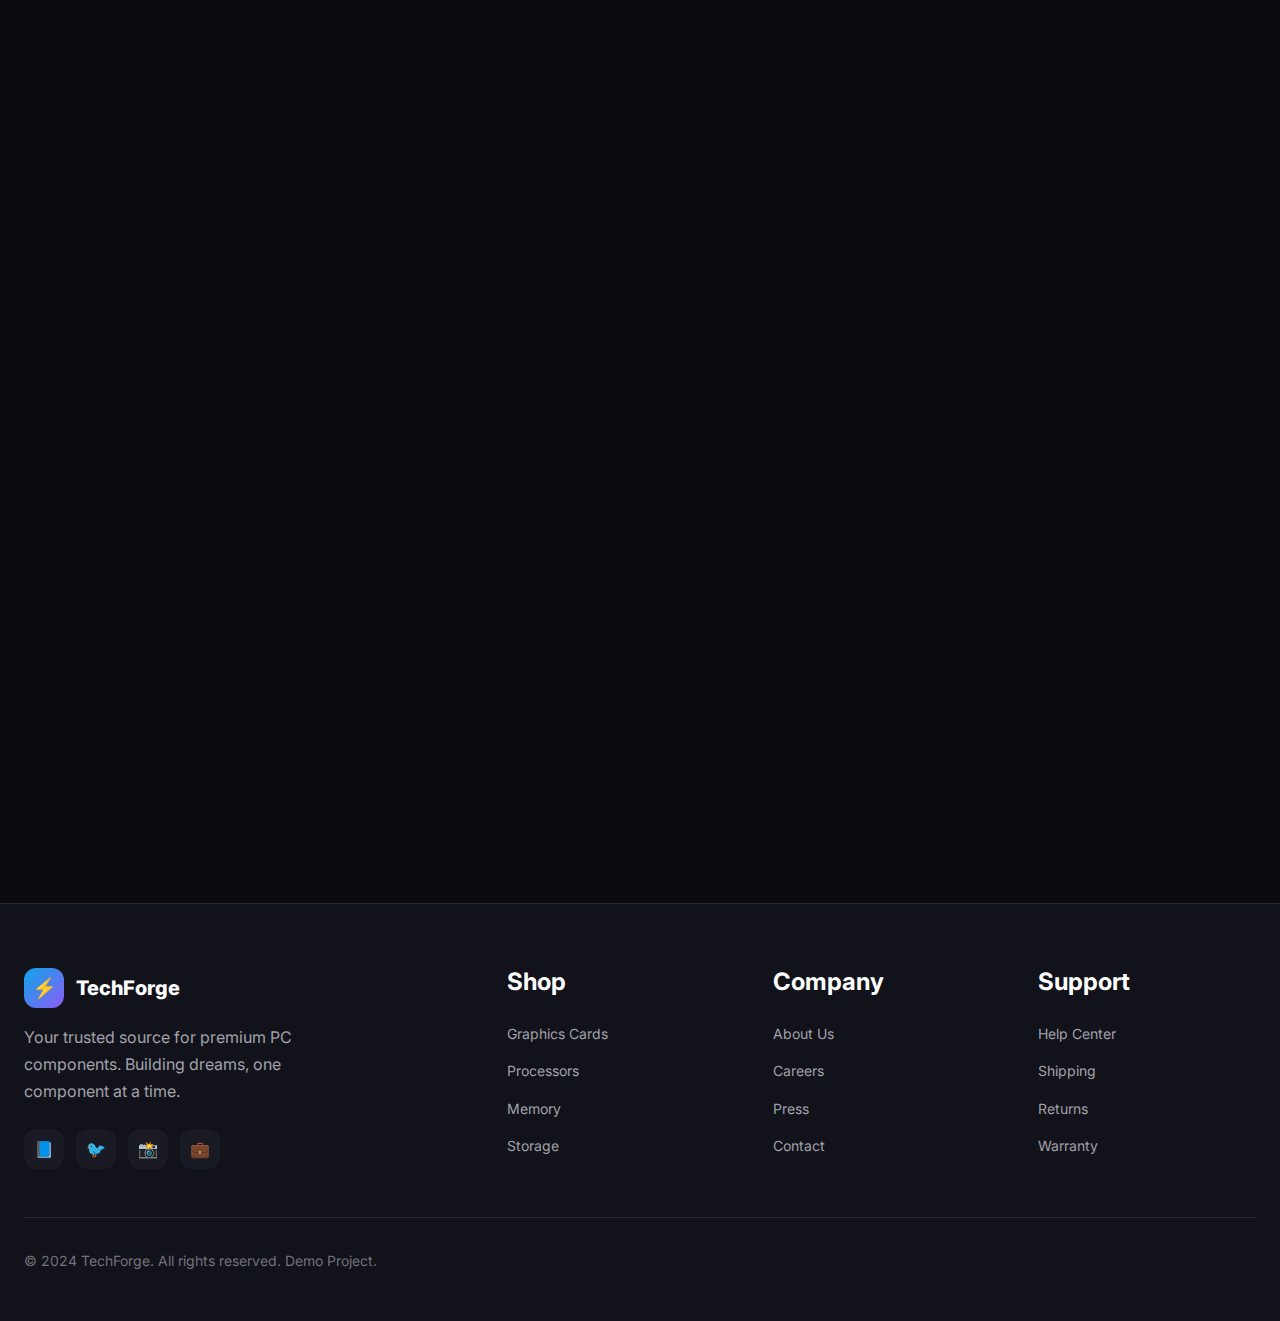
<file: products.html>
<!DOCTYPE html>
<html lang="en">

<head>
    <meta charset="UTF-8">
    <meta name="viewport" content="width=device-width, initial-scale=1.0">
    <meta name="description"
        content="Browse our extensive collection of premium PC components including GPUs, CPUs, RAM, Storage, and more.">
    <title>Products - TechForge</title>
    <link rel="preconnect" href="https://fonts.googleapis.com">
    <link rel="preconnect" href="https://fonts.gstatic.com" crossorigin>
    <link href="https://fonts.googleapis.com/css2?family=Inter:wght@400;500;600;700;800&display=swap" rel="stylesheet">
    <link rel="stylesheet" href="css/style.css">
</head>

<body>
    <!-- Navigation -->
    <nav class="navbar" id="navbar">
        <div class="container navbar-container">
            <a href="index.html" class="navbar-brand">
                <div class="navbar-brand-icon">⚡</div>
                <span>TechForge</span>
            </a>

            <ul class="navbar-menu" id="navbar-menu">
                <li><a href="index.html" class="navbar-link">Home</a></li>
                <li><a href="products.html" class="navbar-link active">Products</a></li>
                <li><a href="about.html" class="navbar-link">About</a></li>
            </ul>

            <div class="navbar-actions">
                <button class="btn-icon btn-secondary navbar-cart" id="cart-btn">
                    🛒
                    <span class="navbar-cart-badge" id="cart-count">0</span>
                </button>
                <button class="navbar-toggle" id="navbar-toggle">
                    <span></span>
                    <span></span>
                    <span></span>
                </button>
            </div>
        </div>
    </nav>

    <!-- Products Page -->
    <section class="products-page">
        <div class="container">
            <!-- Breadcrumb -->
            <nav class="breadcrumb">
                <span class="breadcrumb-item"><a href="index.html">Home</a></span>
                <span class="breadcrumb-separator">/</span>
                <span class="breadcrumb-item breadcrumb-current">Products</span>
            </nav>

            <!-- Products Header -->
            <div class="products-header">
                <div>
                    <h1 style="margin-bottom: 0.5rem;">All Products</h1>
                    <p class="products-count">Showing <strong id="product-count">12</strong> products</p>
                </div>

                <div class="products-filters">
                    <button class="filter-btn active" data-filter="all">All</button>
                    <button class="filter-btn" data-filter="gpu">GPUs</button>
                    <button class="filter-btn" data-filter="cpu">CPUs</button>
                    <button class="filter-btn" data-filter="ram">RAM</button>
                    <button class="filter-btn" data-filter="storage">Storage</button>
                    <button class="filter-btn" data-filter="motherboard">Motherboards</button>
                    <button class="filter-btn" data-filter="psu">PSUs</button>
                </div>
            </div>

            <!-- Products Grid -->
            <div class="products-grid" id="products-grid">
                <!-- GPU Products -->
                <div class="product-card" data-category="gpu">
                    <span class="product-card-badge new">New</span>
                    <div class="product-image">
                        <img src="assets/images/rtx-4090.png" alt="NVIDIA RTX 4090">
                        <div class="product-image-overlay">
                            <a href="product.html?id=1" class="btn btn-primary btn-sm">View Details</a>
                        </div>
                    </div>
                    <div class="product-content">
                        <span class="product-category">Graphics Card</span>
                        <h3 class="product-title">
                            <a href="product.html?id=1">NVIDIA GeForce RTX 4090 Founders Edition</a>
                        </h3>
                        <div class="product-specs">
                            <span class="product-spec">24GB GDDR6X</span>
                            <span class="product-spec">2520 MHz</span>
                            <span class="product-spec">450W</span>
                        </div>
                        <div class="product-footer">
                            <span class="product-price">$1,599</span>
                            <button class="btn btn-outline btn-sm" onclick="addToCart(1)">Add to Cart</button>
                        </div>
                    </div>
                </div>

                <div class="product-card" data-category="gpu">
                    <div class="product-image">
                        <img src="assets/images/rtx-4080.png" alt="NVIDIA RTX 4080">
                        <div class="product-image-overlay">
                            <a href="product.html?id=7" class="btn btn-primary btn-sm">View Details</a>
                        </div>
                    </div>
                    <div class="product-content">
                        <span class="product-category">Graphics Card</span>
                        <h3 class="product-title">
                            <a href="product.html?id=7">NVIDIA GeForce RTX 4080 Super</a>
                        </h3>
                        <div class="product-specs">
                            <span class="product-spec">16GB GDDR6X</span>
                            <span class="product-spec">2550 MHz</span>
                            <span class="product-spec">320W</span>
                        </div>
                        <div class="product-footer">
                            <span class="product-price">$999</span>
                            <button class="btn btn-outline btn-sm" onclick="addToCart(7)">Add to Cart</button>
                        </div>
                    </div>
                </div>

                <div class="product-card" data-category="gpu">
                    <span class="product-card-badge sale">-10%</span>
                    <div class="product-image">
                        <img src="assets/images/rx-7900.png" alt="AMD RX 7900 XTX">
                        <div class="product-image-overlay">
                            <a href="product.html?id=8" class="btn btn-primary btn-sm">View Details</a>
                        </div>
                    </div>
                    <div class="product-content">
                        <span class="product-category">Graphics Card</span>
                        <h3 class="product-title">
                            <a href="product.html?id=8">AMD Radeon RX 7900 XTX</a>
                        </h3>
                        <div class="product-specs">
                            <span class="product-spec">24GB GDDR6</span>
                            <span class="product-spec">2500 MHz</span>
                            <span class="product-spec">355W</span>
                        </div>
                        <div class="product-footer">
                            <span class="product-price">$899<span class="product-price-old">$999</span></span>
                            <button class="btn btn-outline btn-sm" onclick="addToCart(8)">Add to Cart</button>
                        </div>
                    </div>
                </div>

                <!-- CPU Products -->
                <div class="product-card" data-category="cpu">
                    <span class="product-card-badge">Hot</span>
                    <div class="product-image">
                        <img src="assets/images/ryzen-9.png" alt="AMD Ryzen 9 7950X">
                        <div class="product-image-overlay">
                            <a href="product.html?id=2" class="btn btn-primary btn-sm">View Details</a>
                        </div>
                    </div>
                    <div class="product-content">
                        <span class="product-category">Processor</span>
                        <h3 class="product-title">
                            <a href="product.html?id=2">AMD Ryzen 9 7950X 16-Core</a>
                        </h3>
                        <div class="product-specs">
                            <span class="product-spec">16 Cores</span>
                            <span class="product-spec">5.7 GHz</span>
                            <span class="product-spec">AM5</span>
                        </div>
                        <div class="product-footer">
                            <span class="product-price">$549</span>
                            <button class="btn btn-outline btn-sm" onclick="addToCart(2)">Add to Cart</button>
                        </div>
                    </div>
                </div>

                <div class="product-card" data-category="cpu">
                    <span class="product-card-badge new">New</span>
                    <div class="product-image">
                        <img src="assets/images/i9-14900k.png" alt="Intel Core i9-14900K">
                        <div class="product-image-overlay">
                            <a href="product.html?id=9" class="btn btn-primary btn-sm">View Details</a>
                        </div>
                    </div>
                    <div class="product-content">
                        <span class="product-category">Processor</span>
                        <h3 class="product-title">
                            <a href="product.html?id=9">Intel Core i9-14900K</a>
                        </h3>
                        <div class="product-specs">
                            <span class="product-spec">24 Cores</span>
                            <span class="product-spec">6.0 GHz</span>
                            <span class="product-spec">LGA1700</span>
                        </div>
                        <div class="product-footer">
                            <span class="product-price">$589</span>
                            <button class="btn btn-outline btn-sm" onclick="addToCart(9)">Add to Cart</button>
                        </div>
                    </div>
                </div>

                <!-- RAM Products -->
                <div class="product-card" data-category="ram">
                    <span class="product-card-badge sale">-15%</span>
                    <div class="product-image">
                        <img src="assets/images/ddr5-ram.png" alt="G.Skill Trident Z5 RGB">
                        <div class="product-image-overlay">
                            <a href="product.html?id=3" class="btn btn-primary btn-sm">View Details</a>
                        </div>
                    </div>
                    <div class="product-content">
                        <span class="product-category">Memory</span>
                        <h3 class="product-title">
                            <a href="product.html?id=3">G.Skill Trident Z5 RGB DDR5-6400</a>
                        </h3>
                        <div class="product-specs">
                            <span class="product-spec">32GB (2x16GB)</span>
                            <span class="product-spec">6400 MHz</span>
                            <span class="product-spec">CL32</span>
                        </div>
                        <div class="product-footer">
                            <span class="product-price">$189<span class="product-price-old">$219</span></span>
                            <button class="btn btn-outline btn-sm" onclick="addToCart(3)">Add to Cart</button>
                        </div>
                    </div>
                </div>

                <div class="product-card" data-category="ram">
                    <div class="product-image">
                        <img src="assets/images/corsair-ram.png" alt="Corsair Dominator Platinum">
                        <div class="product-image-overlay">
                            <a href="product.html?id=10" class="btn btn-primary btn-sm">View Details</a>
                        </div>
                    </div>
                    <div class="product-content">
                        <span class="product-category">Memory</span>
                        <h3 class="product-title">
                            <a href="product.html?id=10">Corsair Dominator Platinum RGB DDR5</a>
                        </h3>
                        <div class="product-specs">
                            <span class="product-spec">64GB (2x32GB)</span>
                            <span class="product-spec">6000 MHz</span>
                            <span class="product-spec">CL30</span>
                        </div>
                        <div class="product-footer">
                            <span class="product-price">$349</span>
                            <button class="btn btn-outline btn-sm" onclick="addToCart(10)">Add to Cart</button>
                        </div>
                    </div>
                </div>

                <!-- Storage Products -->
                <div class="product-card" data-category="storage">
                    <div class="product-image">
                        <img src="assets/images/samsung-ssd.png" alt="Samsung 990 Pro">
                        <div class="product-image-overlay">
                            <a href="product.html?id=4" class="btn btn-primary btn-sm">View Details</a>
                        </div>
                    </div>
                    <div class="product-content">
                        <span class="product-category">Storage</span>
                        <h3 class="product-title">
                            <a href="product.html?id=4">Samsung 990 Pro 2TB NVMe SSD</a>
                        </h3>
                        <div class="product-specs">
                            <span class="product-spec">2TB</span>
                            <span class="product-spec">7450 MB/s</span>
                            <span class="product-spec">PCIe 4.0</span>
                        </div>
                        <div class="product-footer">
                            <span class="product-price">$179</span>
                            <button class="btn btn-outline btn-sm" onclick="addToCart(4)">Add to Cart</button>
                        </div>
                    </div>
                </div>

                <div class="product-card" data-category="storage">
                    <span class="product-card-badge new">New</span>
                    <div class="product-image">
                        <img src="assets/images/wd-ssd.png" alt="WD Black SN850X">
                        <div class="product-image-overlay">
                            <a href="product.html?id=11" class="btn btn-primary btn-sm">View Details</a>
                        </div>
                    </div>
                    <div class="product-content">
                        <span class="product-category">Storage</span>
                        <h3 class="product-title">
                            <a href="product.html?id=11">WD Black SN850X 4TB NVMe</a>
                        </h3>
                        <div class="product-specs">
                            <span class="product-spec">4TB</span>
                            <span class="product-spec">7300 MB/s</span>
                            <span class="product-spec">PCIe 4.0</span>
                        </div>
                        <div class="product-footer">
                            <span class="product-price">$349</span>
                            <button class="btn btn-outline btn-sm" onclick="addToCart(11)">Add to Cart</button>
                        </div>
                    </div>
                </div>

                <!-- Motherboard Products -->
                <div class="product-card" data-category="motherboard">
                    <span class="product-card-badge new">New</span>
                    <div class="product-image">
                        <img src="assets/images/asus-mobo.png" alt="ASUS ROG Maximus">
                        <div class="product-image-overlay">
                            <a href="product.html?id=5" class="btn btn-primary btn-sm">View Details</a>
                        </div>
                    </div>
                    <div class="product-content">
                        <span class="product-category">Motherboard</span>
                        <h3 class="product-title">
                            <a href="product.html?id=5">ASUS ROG Maximus Z790 Hero</a>
                        </h3>
                        <div class="product-specs">
                            <span class="product-spec">Z790</span>
                            <span class="product-spec">DDR5</span>
                            <span class="product-spec">WiFi 6E</span>
                        </div>
                        <div class="product-footer">
                            <span class="product-price">$629</span>
                            <button class="btn btn-outline btn-sm" onclick="addToCart(5)">Add to Cart</button>
                        </div>
                    </div>
                </div>

                <div class="product-card" data-category="motherboard">
                    <div class="product-image">
                        <img src="assets/images/msi-mobo.png" alt="MSI MEG X670E ACE">
                        <div class="product-image-overlay">
                            <a href="product.html?id=12" class="btn btn-primary btn-sm">View Details</a>
                        </div>
                    </div>
                    <div class="product-content">
                        <span class="product-category">Motherboard</span>
                        <h3 class="product-title">
                            <a href="product.html?id=12">MSI MEG X670E ACE</a>
                        </h3>
                        <div class="product-specs">
                            <span class="product-spec">X670E</span>
                            <span class="product-spec">DDR5</span>
                            <span class="product-spec">WiFi 6E</span>
                        </div>
                        <div class="product-footer">
                            <span class="product-price">$699</span>
                            <button class="btn btn-outline btn-sm" onclick="addToCart(12)">Add to Cart</button>
                        </div>
                    </div>
                </div>

                <!-- PSU Products -->
                <div class="product-card" data-category="psu">
                    <div class="product-image">
                        <img src="assets/images/corsair-psu.png" alt="Corsair RM1000x">
                        <div class="product-image-overlay">
                            <a href="product.html?id=6" class="btn btn-primary btn-sm">View Details</a>
                        </div>
                    </div>
                    <div class="product-content">
                        <span class="product-category">Power Supply</span>
                        <h3 class="product-title">
                            <a href="product.html?id=6">Corsair RM1000x 80+ Gold</a>
                        </h3>
                        <div class="product-specs">
                            <span class="product-spec">1000W</span>
                            <span class="product-spec">80+ Gold</span>
                            <span class="product-spec">Modular</span>
                        </div>
                        <div class="product-footer">
                            <span class="product-price">$189</span>
                            <button class="btn btn-outline btn-sm" onclick="addToCart(6)">Add to Cart</button>
                        </div>
                    </div>
                </div>
            </div>
        </div>
    </section>

    <!-- Footer -->
    <footer class="footer">
        <div class="container">
            <div class="footer-grid">
                <div class="footer-brand">
                    <div class="footer-logo">
                        <div class="footer-logo-icon">⚡</div>
                        <span>TechForge</span>
                    </div>
                    <p class="footer-description">
                        Your trusted source for premium PC components.
                        Building dreams, one component at a time.
                    </p>
                    <div class="footer-social">
                        <a href="#" class="footer-social-link">📘</a>
                        <a href="#" class="footer-social-link">🐦</a>
                        <a href="#" class="footer-social-link">📸</a>
                        <a href="#" class="footer-social-link">💼</a>
                    </div>
                </div>

                <div class="footer-column">
                    <h4>Shop</h4>
                    <ul class="footer-links">
                        <li><a href="products.html?category=gpu" class="footer-link">Graphics Cards</a></li>
                        <li><a href="products.html?category=cpu" class="footer-link">Processors</a></li>
                        <li><a href="products.html?category=ram" class="footer-link">Memory</a></li>
                        <li><a href="products.html?category=storage" class="footer-link">Storage</a></li>
                    </ul>
                </div>

                <div class="footer-column">
                    <h4>Company</h4>
                    <ul class="footer-links">
                        <li><a href="about.html" class="footer-link">About Us</a></li>
                        <li><a href="#" class="footer-link">Careers</a></li>
                        <li><a href="#" class="footer-link">Press</a></li>
                        <li><a href="#" class="footer-link">Contact</a></li>
                    </ul>
                </div>

                <div class="footer-column">
                    <h4>Support</h4>
                    <ul class="footer-links">
                        <li><a href="#" class="footer-link">Help Center</a></li>
                        <li><a href="#" class="footer-link">Shipping</a></li>
                        <li><a href="#" class="footer-link">Returns</a></li>
                        <li><a href="#" class="footer-link">Warranty</a></li>
                    </ul>
                </div>
            </div>

            <div class="footer-bottom">
                <p class="footer-copyright">© 2024 TechForge. All rights reserved. Demo Project.</p>
            </div>
        </div>
    </footer>

    <!-- Cart Sidebar -->
    <div class="cart-overlay" id="cart-overlay"></div>
    <div class="cart-sidebar" id="cart-sidebar">
        <div class="cart-header">
            <h3 class="cart-title">Shopping Cart</h3>
            <button class="cart-close" id="cart-close">✕</button>
        </div>
        <div class="cart-items" id="cart-items">
            <p style="text-align: center; color: var(--text-muted); padding: 2rem;">Your cart is empty</p>
        </div>
        <div class="cart-footer">
            <div class="cart-total">
                <span class="cart-total-label">Total:</span>
                <span class="cart-total-value" id="cart-total">$0.00</span>
            </div>
            <button class="btn btn-primary" style="width: 100%;">Checkout (Demo)</button>
        </div>
    </div>

    <!-- Toast Container -->
    <div class="toast-container" id="toast-container"></div>

    <script src="js/main.js"></script>
</body>

</html>
</file>
<file: css/style.css>
/* ============================================
   PC PARTS STORE - PREMIUM DESIGN SYSTEM
   Modern Dark Theme E-Commerce Stylesheet
   ============================================ */

/* CSS CUSTOM PROPERTIES */
:root {
    --color-primary: #0ea5e9;
    --color-primary-dark: #0284c7;
    --color-primary-light: #38bdf8;
    --color-primary-glow: rgba(14, 165, 233, 0.3);
    --color-accent: #8b5cf6;
    --color-success: #22c55e;
    --color-warning: #f59e0b;
    --color-error: #ef4444;
    --bg-primary: #0a0a0f;
    --bg-secondary: #12121a;
    --bg-tertiary: #1a1a24;
    --bg-card: #16161f;
    --bg-card-hover: #1e1e2a;
    --bg-glass: rgba(22, 22, 31, 0.8);
    --text-primary: #ffffff;
    --text-secondary: #a1a1aa;
    --text-muted: #71717a;
    --border-primary: rgba(255, 255, 255, 0.1);
    --border-accent: rgba(14, 165, 233, 0.3);
    --gradient-primary: linear-gradient(135deg, var(--color-primary) 0%, var(--color-accent) 100%);
    --shadow-sm: 0 2px 4px rgba(0, 0, 0, 0.3);
    --shadow-md: 0 4px 12px rgba(0, 0, 0, 0.4);
    --shadow-lg: 0 8px 32px rgba(0, 0, 0, 0.5);
    --shadow-glow: 0 0 40px var(--color-primary-glow);
    --font-primary: 'Inter', -apple-system, BlinkMacSystemFont, sans-serif;
    --radius-sm: 0.375rem;
    --radius-md: 0.5rem;
    --radius-lg: 0.75rem;
    --radius-xl: 1rem;
    --radius-2xl: 1.5rem;
    --radius-full: 9999px;
    --transition-fast: 150ms ease;
    --transition-base: 250ms ease;
    --z-fixed: 300;
    --z-modal: 400;
    --z-toast: 500;
    --container-max: 1280px;
}

/* RESET & BASE */
*,
*::before,
*::after {
    margin: 0;
    padding: 0;
    box-sizing: border-box;
}

html {
    scroll-behavior: smooth;
}

body {
    font-family: var(--font-primary);
    line-height: 1.6;
    color: var(--text-primary);
    background: var(--bg-primary);
    min-height: 100vh;
    -webkit-font-smoothing: antialiased;
}

h1,
h2,
h3,
h4,
h5,
h6 {
    font-weight: 700;
    line-height: 1.2;
}

h1 {
    font-size: 3rem;
}

h2 {
    font-size: 2.25rem;
}

h3 {
    font-size: 1.875rem;
}

h4 {
    font-size: 1.5rem;
}

p {
    color: var(--text-secondary);
    margin-bottom: 1rem;
}

a {
    color: var(--text-primary);
    text-decoration: none;
    transition: color var(--transition-fast);
}

a:hover {
    color: var(--color-primary);
}

img {
    max-width: 100%;
    height: auto;
    display: block;
}

ul,
ol {
    list-style: none;
}

button {
    font-family: inherit;
    cursor: pointer;
    border: none;
    background: none;
}

/* UTILITY */
.container {
    max-width: var(--container-max);
    margin: 0 auto;
    padding: 0 1.5rem;
}

.section {
    padding: 5rem 0;
}

.section-header {
    text-align: center;
    margin-bottom: 3rem;
}

.section-title {
    font-size: 2.25rem;
    margin-bottom: 1rem;
    background: var(--gradient-primary);
    -webkit-background-clip: text;
    -webkit-text-fill-color: transparent;
    background-clip: text;
}

.section-subtitle {
    font-size: 1.125rem;
    color: var(--text-secondary);
    max-width: 600px;
    margin: 0 auto;
}

.text-center {
    text-align: center;
}

.flex {
    display: flex;
}

.items-center {
    align-items: center;
}

.justify-between {
    justify-content: space-between;
}

.gap-4 {
    gap: 1rem;
}

.gap-6 {
    gap: 1.5rem;
}

.gap-8 {
    gap: 2rem;
}

/* BUTTONS */
.btn {
    display: inline-flex;
    align-items: center;
    justify-content: center;
    gap: 0.5rem;
    padding: 0.75rem 1.5rem;
    font-weight: 600;
    border-radius: var(--radius-lg);
    transition: all var(--transition-base);
    text-transform: uppercase;
    letter-spacing: 0.05em;
    border: 2px solid transparent;
}

.btn-primary {
    background: var(--gradient-primary);
    color: var(--text-primary);
    box-shadow: var(--shadow-md), 0 0 20px var(--color-primary-glow);
}

.btn-primary:hover {
    transform: translateY(-2px);
    box-shadow: var(--shadow-lg), 0 0 30px var(--color-primary-glow);
}

.btn-secondary {
    background: transparent;
    color: var(--text-primary);
    border-color: var(--border-primary);
}

.btn-secondary:hover {
    border-color: var(--color-primary);
    color: var(--color-primary);
}

.btn-outline {
    background: transparent;
    color: var(--color-primary);
    border-color: var(--color-primary);
}

.btn-outline:hover {
    background: var(--color-primary);
    color: var(--text-primary);
}

.btn-lg {
    padding: 1rem 2rem;
    font-size: 1.125rem;
}

.btn-sm {
    padding: 0.5rem 1rem;
    font-size: 0.875rem;
}

.btn-icon {
    width: 44px;
    height: 44px;
    padding: 0;
    border-radius: var(--radius-lg);
}

/* NAVIGATION */
.navbar {
    position: fixed;
    top: 0;
    left: 0;
    right: 0;
    z-index: var(--z-fixed);
    background: var(--bg-glass);
    backdrop-filter: blur(20px);
    border-bottom: 1px solid var(--border-primary);
    transition: all var(--transition-base);
}

.navbar.scrolled {
    background: rgba(10, 10, 15, 0.95);
    box-shadow: var(--shadow-md);
}

.navbar-container {
    display: flex;
    align-items: center;
    justify-content: space-between;
    height: 80px;
}

.navbar-brand {
    display: flex;
    align-items: center;
    gap: 0.75rem;
    font-size: 1.25rem;
    font-weight: 800;
}

.navbar-brand-icon {
    width: 40px;
    height: 40px;
    background: var(--gradient-primary);
    border-radius: var(--radius-lg);
    display: flex;
    align-items: center;
    justify-content: center;
}

.navbar-brand span {
    background: var(--gradient-primary);
    -webkit-background-clip: text;
    -webkit-text-fill-color: transparent;
}

.navbar-menu {
    display: flex;
    align-items: center;
    gap: 2rem;
}

.navbar-link {
    font-weight: 500;
    color: var(--text-secondary);
    position: relative;
    padding: 0.5rem 0;
}

.navbar-link::after {
    content: '';
    position: absolute;
    bottom: 0;
    left: 0;
    width: 0;
    height: 2px;
    background: var(--gradient-primary);
    transition: width var(--transition-base);
}

.navbar-link:hover,
.navbar-link.active {
    color: var(--text-primary);
}

.navbar-link:hover::after,
.navbar-link.active::after {
    width: 100%;
}

.navbar-actions {
    display: flex;
    align-items: center;
    gap: 1rem;
}

.navbar-cart {
    position: relative;
}

.navbar-cart-badge {
    position: absolute;
    top: -5px;
    right: -5px;
    width: 20px;
    height: 20px;
    background: var(--color-primary);
    border-radius: var(--radius-full);
    font-size: 0.75rem;
    font-weight: 700;
    display: flex;
    align-items: center;
    justify-content: center;
}

.navbar-toggle {
    display: none;
    flex-direction: column;
    gap: 5px;
    width: 30px;
    padding: 0.5rem;
}

.navbar-toggle span {
    display: block;
    width: 100%;
    height: 2px;
    background: var(--text-primary);
}

/* HERO SECTION */
.hero {
    position: relative;
    min-height: 100vh;
    display: flex;
    align-items: center;
    padding-top: 80px;
    overflow: hidden;
}

.hero-bg {
    position: absolute;
    inset: 0;
    background: linear-gradient(135deg, rgba(14, 165, 233, 0.1) 0%, rgba(139, 92, 246, 0.1) 100%);
    z-index: -2;
}

.hero-bg::before {
    content: '';
    position: absolute;
    inset: 0;
    background: radial-gradient(circle at 20% 50%, rgba(14, 165, 233, 0.15) 0%, transparent 50%),
        radial-gradient(circle at 80% 50%, rgba(139, 92, 246, 0.15) 0%, transparent 50%);
}

.hero-glow {
    position: absolute;
    width: 600px;
    height: 600px;
    filter: blur(150px);
    opacity: 0.15;
    border-radius: 50%;
    z-index: -1;
}

.hero-glow-1 {
    top: -200px;
    right: -100px;
    background: var(--color-primary);
}

.hero-glow-2 {
    bottom: -200px;
    left: -100px;
    background: var(--color-accent);
}

.hero-grid {
    position: absolute;
    inset: 0;
    background-image: linear-gradient(rgba(255, 255, 255, 0.03) 1px, transparent 1px),
        linear-gradient(90deg, rgba(255, 255, 255, 0.03) 1px, transparent 1px);
    background-size: 60px 60px;
    z-index: -1;
}

.hero-content {
    display: grid;
    grid-template-columns: 1fr 1fr;
    gap: 3rem;
    align-items: center;
}

.hero-text {
    max-width: 600px;
}

.hero-badge {
    display: inline-flex;
    align-items: center;
    gap: 0.5rem;
    padding: 0.5rem 1rem;
    background: rgba(14, 165, 233, 0.1);
    border: 1px solid var(--border-accent);
    border-radius: var(--radius-full);
    font-size: 0.875rem;
    font-weight: 500;
    color: var(--color-primary);
    margin-bottom: 1.5rem;
}

.hero-badge::before {
    content: '';
    width: 8px;
    height: 8px;
    background: var(--color-primary);
    border-radius: 50%;
    animation: pulse 2s infinite;
}

@keyframes pulse {

    0%,
    100% {
        opacity: 1;
        transform: scale(1);
    }

    50% {
        opacity: 0.5;
        transform: scale(1.5);
    }
}

.hero-title {
    font-size: clamp(2.5rem, 5vw, 4rem);
    font-weight: 800;
    line-height: 1.1;
    margin-bottom: 1.5rem;
}

.hero-title-gradient {
    background: var(--gradient-primary);
    -webkit-background-clip: text;
    -webkit-text-fill-color: transparent;
}

.hero-description {
    font-size: 1.125rem;
    color: var(--text-secondary);
    margin-bottom: 2rem;
    line-height: 1.7;
}

.hero-buttons {
    display: flex;
    gap: 1rem;
    flex-wrap: wrap;
}

.hero-stats {
    display: flex;
    gap: 2rem;
    margin-top: 3rem;
    padding-top: 2rem;
    border-top: 1px solid var(--border-primary);
}

.hero-stat-value {
    font-size: 1.875rem;
    font-weight: 800;
    margin-bottom: 0.25rem;
}

.hero-stat-label {
    font-size: 0.875rem;
    color: var(--text-muted);
    text-transform: uppercase;
    letter-spacing: 0.1em;
}

.hero-image {
    position: relative;
    display: flex;
    justify-content: center;
    align-items: center;
}

.hero-image-wrapper {
    position: relative;
    width: 100%;
    max-width: 500px;
}

.hero-image-main {
    width: 100%;
    border-radius: var(--radius-2xl);
    box-shadow: var(--shadow-lg);
    animation: float 6s ease-in-out infinite;
}

@keyframes float {

    0%,
    100% {
        transform: translateY(0px);
    }

    50% {
        transform: translateY(-20px);
    }
}

.hero-image-glow {
    position: absolute;
    inset: 0;
    background: var(--gradient-primary);
    filter: blur(60px);
    opacity: 0.3;
    border-radius: var(--radius-2xl);
    z-index: -1;
}

/* CATEGORIES */
.categories {
    background: var(--bg-secondary);
}

.categories-grid {
    display: grid;
    grid-template-columns: repeat(auto-fit, minmax(280px, 1fr));
    gap: 1.5rem;
}

.category-card {
    position: relative;
    background: linear-gradient(145deg, var(--bg-tertiary) 0%, var(--bg-card) 100%);
    border: 1px solid var(--border-primary);
    border-radius: var(--radius-xl);
    padding: 2rem;
    text-align: center;
    transition: all var(--transition-base);
    overflow: hidden;
    cursor: pointer;
}

.category-card::before {
    content: '';
    position: absolute;
    inset: 0;
    background: var(--gradient-primary);
    opacity: 0;
    transition: opacity var(--transition-base);
}

.category-card:hover {
    transform: translateY(-8px);
    border-color: var(--color-primary);
    box-shadow: var(--shadow-glow);
}

.category-card:hover::before {
    opacity: 0.05;
}

.category-icon {
    position: relative;
    width: 80px;
    height: 80px;
    margin: 0 auto 1.5rem;
    background: rgba(14, 165, 233, 0.1);
    border-radius: var(--radius-xl);
    display: flex;
    align-items: center;
    justify-content: center;
    font-size: 1.875rem;
    transition: all var(--transition-base);
}

.category-card:hover .category-icon {
    background: var(--color-primary);
    transform: scale(1.1);
}

.category-title {
    font-size: 1.25rem;
    font-weight: 700;
    margin-bottom: 0.5rem;
    position: relative;
}

.category-count {
    font-size: 0.875rem;
    color: var(--text-muted);
    position: relative;
}

/* PRODUCTS GRID */
.products-grid {
    display: grid;
    grid-template-columns: repeat(auto-fill, minmax(300px, 1fr));
    gap: 1.5rem;
}

.product-card {
    background: var(--bg-card);
    border: 1px solid var(--border-primary);
    border-radius: var(--radius-xl);
    overflow: hidden;
    transition: all var(--transition-base);
    position: relative;
}

.product-card:hover {
    transform: translateY(-8px);
    border-color: var(--color-primary);
    box-shadow: 0 4px 24px rgba(0, 0, 0, 0.4), 0 0 30px var(--color-primary-glow);
}

.product-card-badge {
    position: absolute;
    top: 1rem;
    left: 1rem;
    padding: 0.25rem 0.75rem;
    background: var(--color-primary);
    color: var(--text-primary);
    font-size: 0.75rem;
    font-weight: 700;
    border-radius: var(--radius-full);
    text-transform: uppercase;
    z-index: 10;
}

.product-card-badge.sale {
    background: var(--color-error);
}

.product-card-badge.new {
    background: var(--color-success);
}

.product-image {
    position: relative;
    aspect-ratio: 4/3;
    overflow: hidden;
    background: var(--bg-tertiary);
}

.product-image img {
    width: 100%;
    height: 100%;
    object-fit: cover;
    transition: transform 0.35s ease;
}

.product-card:hover .product-image img {
    transform: scale(1.05);
}

.product-image-overlay {
    position: absolute;
    inset: 0;
    background: linear-gradient(to top, rgba(10, 10, 15, 0.8) 0%, transparent 50%);
    opacity: 0;
    transition: opacity var(--transition-base);
    display: flex;
    align-items: flex-end;
    justify-content: center;
    padding: 1rem;
}

.product-card:hover .product-image-overlay {
    opacity: 1;
}

.product-content {
    padding: 1.5rem;
}

.product-category {
    font-size: 0.75rem;
    text-transform: uppercase;
    letter-spacing: 0.1em;
    color: var(--color-primary);
    margin-bottom: 0.5rem;
}

.product-title {
    font-size: 1.125rem;
    font-weight: 700;
    margin-bottom: 0.75rem;
    line-height: 1.3;
}

.product-title a {
    color: var(--text-primary);
}

.product-title a:hover {
    color: var(--color-primary);
}

.product-specs {
    display: flex;
    flex-wrap: wrap;
    gap: 0.5rem;
    margin-bottom: 1rem;
}

.product-spec {
    font-size: 0.75rem;
    padding: 0.25rem 0.5rem;
    background: var(--bg-tertiary);
    border-radius: var(--radius-sm);
    color: var(--text-secondary);
}

.product-footer {
    display: flex;
    align-items: center;
    justify-content: space-between;
    padding-top: 1rem;
    border-top: 1px solid var(--border-primary);
}

.product-price {
    font-size: 1.25rem;
    font-weight: 800;
    color: var(--color-primary);
}

.product-price-old {
    font-size: 0.875rem;
    color: var(--text-muted);
    text-decoration: line-through;
    margin-left: 0.5rem;
}
/* PRODUCT DETAILS */
.product-details { padding-top: 120px; padding-bottom: 5rem; }
.product-details-grid { display: grid; grid-template-columns: 1fr 1fr; gap: 3rem; align-items: start; }
.product-gallery { position: sticky; top: 100px; }
.product-gallery-main { width: 100%; aspect-ratio: 1; background: var(--bg-card); border: 1px solid var(--border-primary); border-radius: var(--radius-2xl); overflow: hidden; margin-bottom: 1rem; }
.product-gallery-main img { width: 100%; height: 100%; object-fit: cover; }
.product-info { padding: 1rem; }
.product-info-badge { display: inline-block; padding: 0.25rem 0.75rem; background: rgba(34, 197, 94, 0.1); color: var(--color-success); font-size: 0.875rem; font-weight: 600; border-radius: var(--radius-full); margin-bottom: 1rem; }
.product-info-title { font-size: 2.25rem; font-weight: 800; margin-bottom: 1rem; }
.product-info-rating { display: flex; align-items: center; gap: 0.5rem; margin-bottom: 1.5rem; }
.product-info-stars { display: flex; gap: 0.25rem; color: var(--color-warning); }
.product-info-reviews { font-size: 0.875rem; color: var(--text-muted); }
.product-info-price { display: flex; align-items: baseline; gap: 0.75rem; margin-bottom: 1.5rem; padding-bottom: 1.5rem; border-bottom: 1px solid var(--border-primary); }
.product-info-price-current { font-size: 2.25rem; font-weight: 800; color: var(--color-primary); }
.product-info-price-old { font-size: 1.25rem; color: var(--text-muted); text-decoration: line-through; }
.product-info-description { color: var(--text-secondary); line-height: 1.8; margin-bottom: 2rem; }
.product-specs-list { margin-bottom: 2rem; }
.product-specs-title { font-size: 1.125rem; font-weight: 700; margin-bottom: 1rem; }
.product-specs-item { display: flex; padding: 0.75rem 0; border-bottom: 1px solid var(--border-primary); }
.product-specs-label { flex: 0 0 150px; color: var(--text-muted); font-size: 0.875rem; }
.product-specs-value { color: var(--text-primary); font-weight: 500; }
.product-actions { display: flex; gap: 1rem; margin-bottom: 2rem; }
.product-quantity { display: flex; align-items: center; background: var(--bg-card); border: 1px solid var(--border-primary); border-radius: var(--radius-lg); overflow: hidden; }
.product-quantity button { width: 44px; height: 44px; display: flex; align-items: center; justify-content: center; font-size: 1.125rem; color: var(--text-primary); }
.product-quantity button:hover { background: var(--bg-tertiary); }
.product-quantity input { width: 60px; height: 44px; text-align: center; background: transparent; border: none; color: var(--text-primary); font-weight: 600; }
.product-features { display: grid; grid-template-columns: repeat(2, 1fr); gap: 1rem; }
.product-feature { display: flex; align-items: center; gap: 0.75rem; padding: 1rem; background: var(--bg-card); border-radius: var(--radius-lg); }
.product-feature-icon { width: 40px; height: 40px; background: rgba(14, 165, 233, 0.1); border-radius: var(--radius-md); display: flex; align-items: center; justify-content: center; color: var(--color-primary); }
.product-feature-text { font-size: 0.875rem; font-weight: 500; }

/* PRODUCTS PAGE */
.products-page { padding-top: 120px; padding-bottom: 5rem; }
.products-header { display: flex; justify-content: space-between; align-items: center; margin-bottom: 2rem; flex-wrap: wrap; gap: 1rem; }
.products-count { font-size: 1.125rem; color: var(--text-secondary); }
.products-count strong { color: var(--text-primary); }
.products-filters { display: flex; gap: 1rem; flex-wrap: wrap; }
.filter-btn { padding: 0.5rem 1rem; background: var(--bg-card); border: 1px solid var(--border-primary); border-radius: var(--radius-full); color: var(--text-secondary); font-size: 0.875rem; font-weight: 500; transition: all var(--transition-fast); cursor: pointer; }
.filter-btn:hover, .filter-btn.active { background: var(--color-primary); border-color: var(--color-primary); color: var(--text-primary); }
.breadcrumb { display: flex; align-items: center; gap: 0.5rem; padding: 1rem 0; font-size: 0.875rem; }
.breadcrumb-item { color: var(--text-muted); }
.breadcrumb-item a { color: var(--text-secondary); }
.breadcrumb-item a:hover { color: var(--color-primary); }
.breadcrumb-separator { color: var(--text-muted); }

/* ABOUT PAGE */
.about-hero { padding-top: 120px; padding-bottom: 5rem; text-align: center; background: linear-gradient(135deg, rgba(14, 165, 233, 0.1) 0%, rgba(139, 92, 246, 0.1) 100%); }
.about-hero-title { font-size: clamp(2.5rem, 5vw, 4rem); font-weight: 800; margin-bottom: 1.5rem; }
.about-hero-description { font-size: 1.25rem; color: var(--text-secondary); max-width: 700px; margin: 0 auto; line-height: 1.8; }
.about-content { padding: 5rem 0; }
.about-grid { display: grid; grid-template-columns: 1fr 1fr; gap: 3rem; align-items: center; }
.about-image { position: relative; border-radius: var(--radius-2xl); overflow: hidden; }
.about-image img { width: 100%; height: auto; }
.about-text h2 { font-size: 1.875rem; margin-bottom: 1.5rem; }
.about-text p { font-size: 1.125rem; line-height: 1.8; margin-bottom: 1.5rem; }
.about-values { padding: 5rem 0; background: var(--bg-secondary); }
.values-grid { display: grid; grid-template-columns: repeat(auto-fit, minmax(300px, 1fr)); gap: 2rem; }
.value-card { background: var(--bg-card); border: 1px solid var(--border-primary); border-radius: var(--radius-xl); padding: 2rem; text-align: center; transition: all var(--transition-base); }
.value-card:hover { transform: translateY(-8px); border-color: var(--color-primary); box-shadow: var(--shadow-glow); }
.value-icon { width: 80px; height: 80px; margin: 0 auto 1.5rem; background: rgba(14, 165, 233, 0.1); border-radius: var(--radius-full); display: flex; align-items: center; justify-content: center; font-size: 1.875rem; }
.value-title { font-size: 1.25rem; font-weight: 700; margin-bottom: 0.75rem; }
.value-description { color: var(--text-secondary); line-height: 1.7; }

/* FOOTER */
.footer { background: var(--bg-secondary); border-top: 1px solid var(--border-primary); padding: 4rem 0 2rem; }
.footer-grid { display: grid; grid-template-columns: 2fr repeat(3, 1fr); gap: 3rem; margin-bottom: 3rem; }
.footer-brand { max-width: 300px; }
.footer-logo { display: flex; align-items: center; gap: 0.75rem; font-size: 1.25rem; font-weight: 800; margin-bottom: 1rem; }
.footer-logo-icon { width: 40px; height: 40px; background: var(--gradient-primary); border-radius: var(--radius-lg); display: flex; align-items: center; justify-content: center; }
.footer-description { color: var(--text-secondary); line-height: 1.7; margin-bottom: 1.5rem; }
.footer-social { display: flex; gap: 0.75rem; }
.footer-social-link { width: 40px; height: 40px; background: var(--bg-tertiary); border-radius: var(--radius-lg); display: flex; align-items: center; justify-content: center; color: var(--text-secondary); transition: all var(--transition-fast); }
.footer-social-link:hover { background: var(--color-primary); color: var(--text-primary); }
.footer-column h4 { font-weight: 700; margin-bottom: 1.5rem; }
.footer-links { display: flex; flex-direction: column; gap: 0.75rem; }
.footer-link { color: var(--text-secondary); font-size: 0.875rem; transition: color var(--transition-fast); }
.footer-link:hover { color: var(--color-primary); }
.footer-bottom { display: flex; justify-content: space-between; align-items: center; padding-top: 2rem; border-top: 1px solid var(--border-primary); }
.footer-copyright { color: var(--text-muted); font-size: 0.875rem; }

/* CART SIDEBAR */
.cart-overlay { position: fixed; inset: 0; background: rgba(0, 0, 0, 0.7); z-index: var(--z-modal); opacity: 0; visibility: hidden; transition: all var(--transition-base); }
.cart-overlay.active { opacity: 1; visibility: visible; }
.cart-sidebar { position: fixed; top: 0; right: 0; width: 400px; max-width: 100%; height: 100vh; background: var(--bg-secondary); border-left: 1px solid var(--border-primary); z-index: var(--z-modal); transform: translateX(100%); transition: transform var(--transition-base); display: flex; flex-direction: column; }
.cart-sidebar.active { transform: translateX(0); }
.cart-header { display: flex; justify-content: space-between; align-items: center; padding: 1.5rem; border-bottom: 1px solid var(--border-primary); }
.cart-title { font-size: 1.25rem; font-weight: 700; }
.cart-close { width: 40px; height: 40px; display: flex; align-items: center; justify-content: center; background: var(--bg-tertiary); border-radius: var(--radius-lg); color: var(--text-primary); transition: all var(--transition-fast); }
.cart-close:hover { background: var(--color-error); }
.cart-items { flex: 1; overflow-y: auto; padding: 1.5rem; }
.cart-item { display: flex; gap: 1rem; padding: 1rem; background: var(--bg-card); border-radius: var(--radius-lg); margin-bottom: 1rem; }
.cart-item-image { width: 80px; height: 80px; background: var(--bg-tertiary); border-radius: var(--radius-md); overflow: hidden; }
.cart-item-image img { width: 100%; height: 100%; object-fit: cover; }
.cart-item-info { flex: 1; }
.cart-item-title { font-weight: 600; margin-bottom: 0.5rem; }
.cart-item-price { color: var(--color-primary); font-weight: 700; }
.cart-footer { padding: 1.5rem; border-top: 1px solid var(--border-primary); }
.cart-total { display: flex; justify-content: space-between; margin-bottom: 1rem; }
.cart-total-label { font-size: 1.125rem; font-weight: 600; }
.cart-total-value { font-size: 1.25rem; font-weight: 800; color: var(--color-primary); }

/* TOAST */
.toast-container { position: fixed; bottom: 1.5rem; right: 1.5rem; z-index: var(--z-toast); display: flex; flex-direction: column; gap: 0.75rem; }
.toast { display: flex; align-items: center; gap: 0.75rem; padding: 1rem 1.5rem; background: var(--bg-card); border: 1px solid var(--border-primary); border-radius: var(--radius-lg); box-shadow: var(--shadow-lg); animation: slideIn 0.3s ease; }
@keyframes slideIn { from { transform: translateX(100%); opacity: 0; } to { transform: translateX(0); opacity: 1; } }
.toast-icon { width: 24px; height: 24px; border-radius: var(--radius-full); display: flex; align-items: center; justify-content: center; }
.toast-success .toast-icon { background: rgba(34, 197, 94, 0.2); color: var(--color-success); }
.toast-message { font-size: 0.875rem; font-weight: 500; }

/* RESPONSIVE */
@media (max-width: 1024px) {
  .hero-content { grid-template-columns: 1fr; text-align: center; }
  .hero-text { max-width: 100%; }
  .hero-buttons { justify-content: center; }
  .hero-stats { justify-content: center; }
  .hero-image { order: -1; }
  .product-details-grid { grid-template-columns: 1fr; }
  .product-gallery { position: static; }
  .about-grid { grid-template-columns: 1fr; text-align: center; }
  .footer-grid { grid-template-columns: repeat(2, 1fr); }
}
@media (max-width: 768px) {
  .navbar-menu { position: fixed; top: 80px; left: 0; right: 0; background: var(--bg-secondary); flex-direction: column; padding: 1.5rem; gap: 1rem; border-bottom: 1px solid var(--border-primary); transform: translateY(-100%); opacity: 0; visibility: hidden; transition: all var(--transition-base); }
  .navbar-menu.active { transform: translateY(0); opacity: 1; visibility: visible; }
  .navbar-toggle { display: flex; }
  .hero-stats { flex-direction: column; gap: 1rem; text-align: center; }
  .products-header { flex-direction: column; align-items: flex-start; }
  .product-actions { flex-direction: column; }
  .product-features { grid-template-columns: 1fr; }
  .footer-grid { grid-template-columns: 1fr; text-align: center; }
  .footer-brand { max-width: 100%; }
  .footer-social { justify-content: center; }
  .footer-bottom { flex-direction: column; gap: 1rem; text-align: center; }
  .cart-sidebar { width: 100%; }
}
@media (max-width: 480px) {
  h1 { font-size: 1.875rem; }
  h2 { font-size: 1.5rem; }
  .section { padding: 3rem 0; }
  .btn { width: 100%; }
  .hero-buttons { flex-direction: column; }
  .products-grid { grid-template-columns: 1fr; }
  .categories-grid { grid-template-columns: 1fr; }
}

/* ANIMATIONS */
.animate-fade-in { animation: fadeIn 0.5s ease; }
@keyframes fadeIn { from { opacity: 0; } to { opacity: 1; } }
.animate-fade-in-up { animation: fadeInUp 0.5s ease; }
@keyframes fadeInUp { from { opacity: 0; transform: translateY(20px); } to { opacity: 1; transform: translateY(0); } }
</file>
